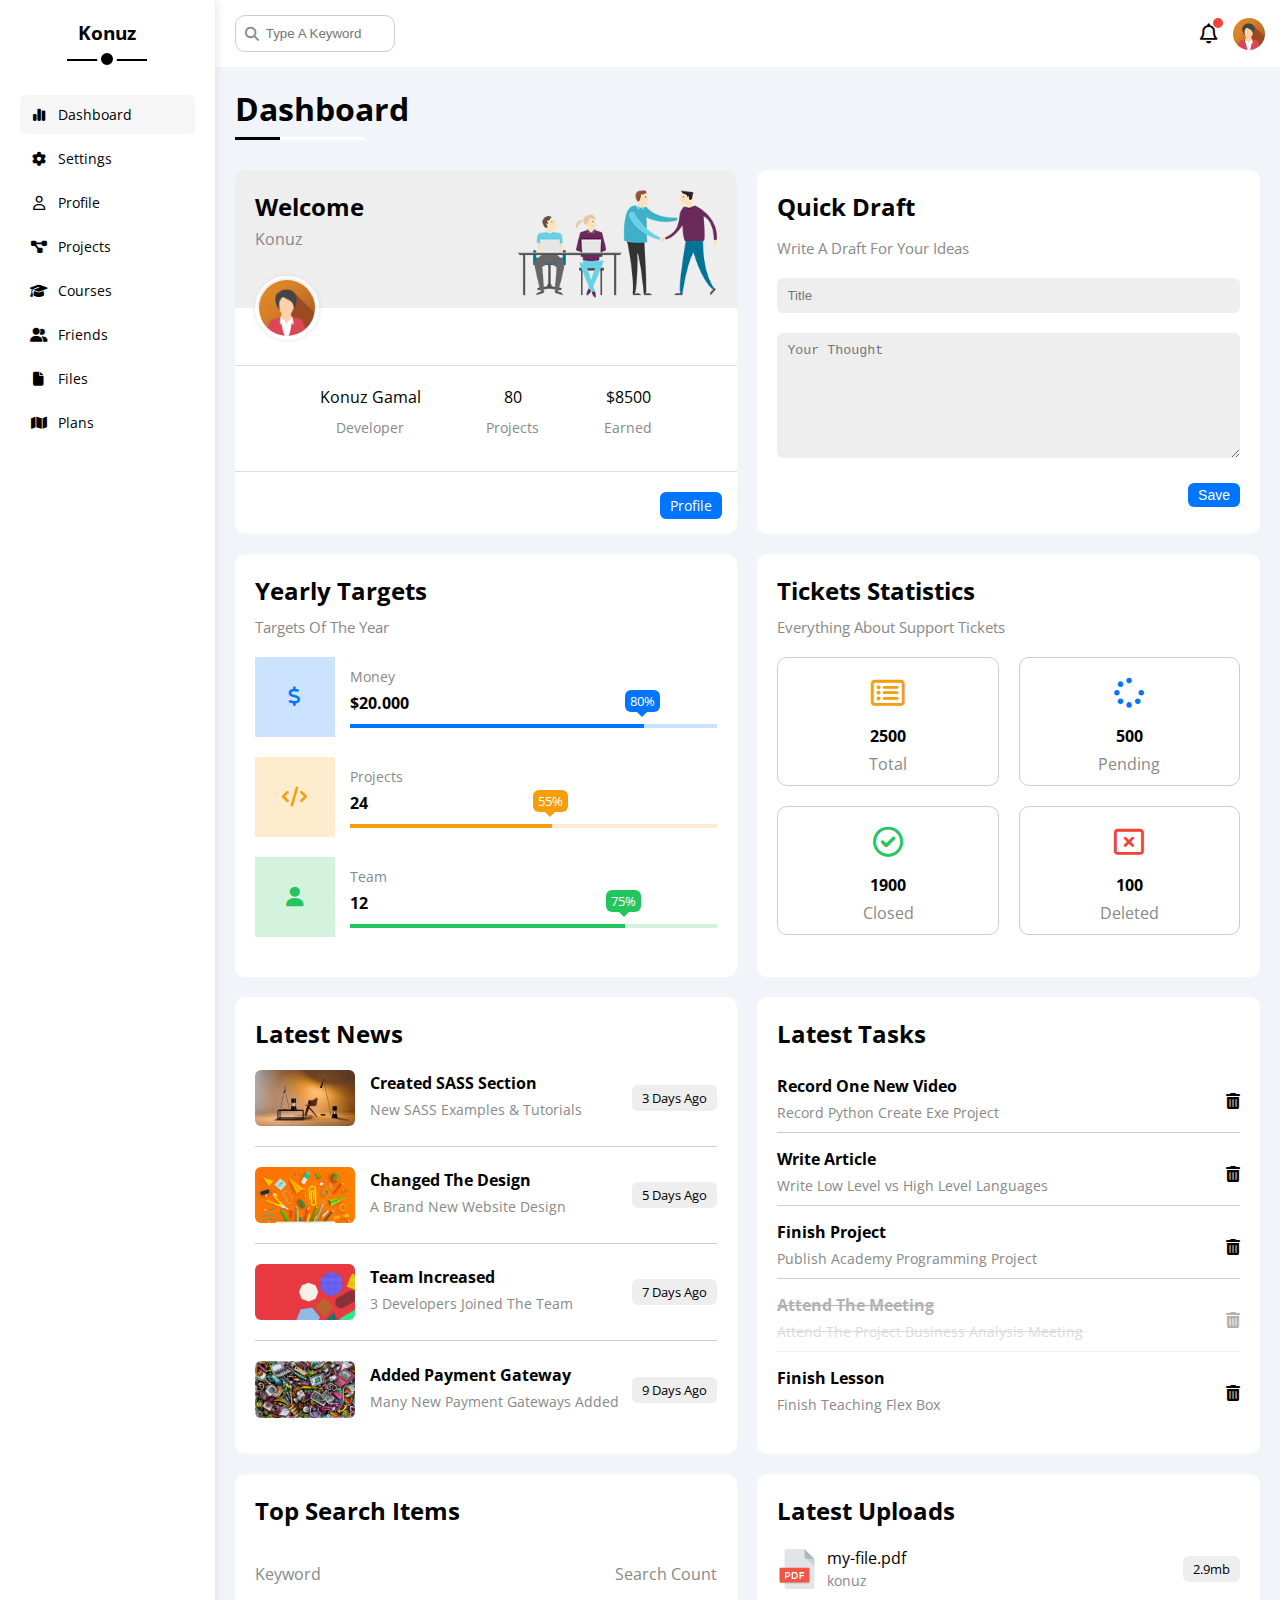
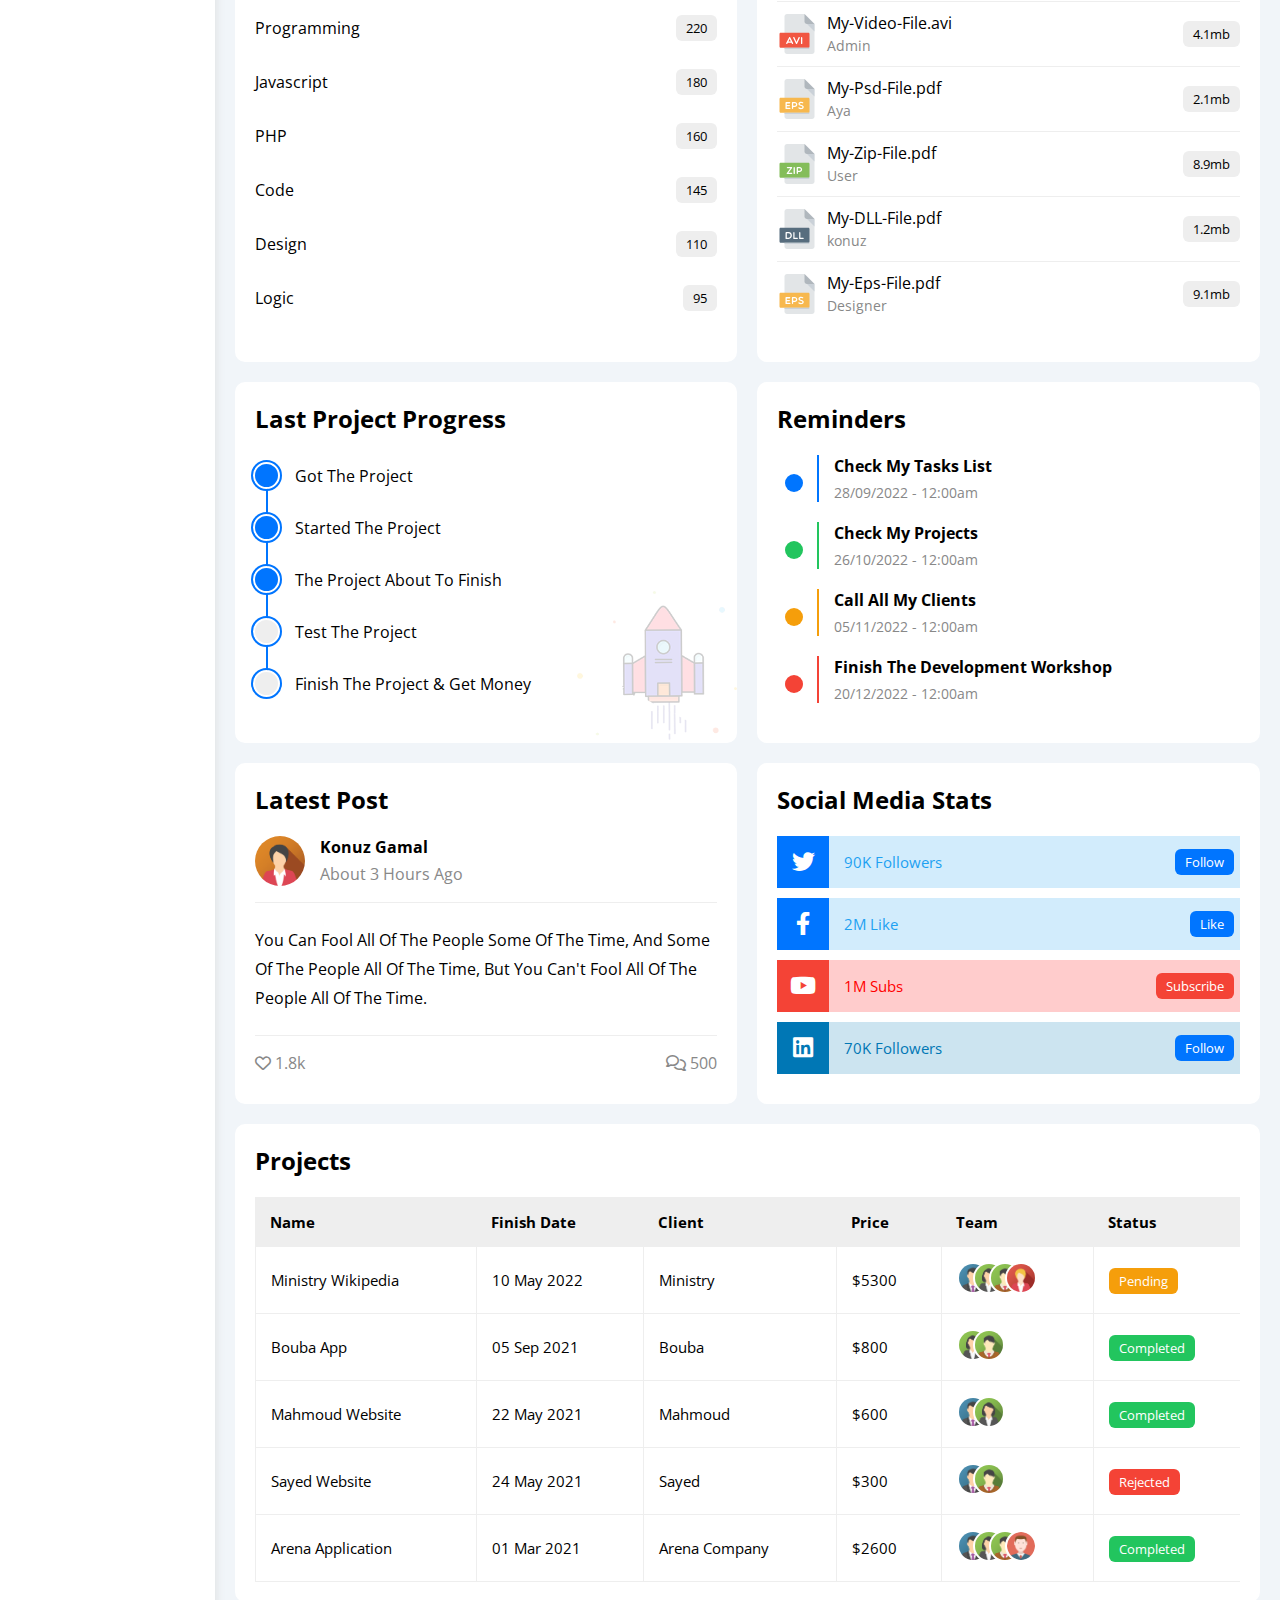
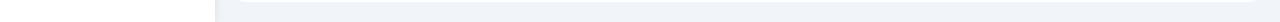
<file: index.html>
<!DOCTYPE html>
<html lang="en">
<link>
    <meta charset="UTF-8">
    <meta name="viewport" content="width=device-width, initial-scale=1.0">
    <title>Dashboard</title>
    <link rel="stylesheet" href="./css/framework.css"/>
    <link rel="stylesheet" href="./css/style.css"/>
    <link rel="stylesheet" href="./css/all.min.css"/>
    <link rel="preconnect" href="https://fonts.googleapis.com" />
    <link rel="preconnect" href="https://fonts.gstatic.com" crossorigin />
    <link href="https://fonts.googleapis.com/css2?family=Open+Sans:wght@300;500&#038;display=swap" rel="stylesheet" />

</head>
<body>
    <div class="page d-flex">
        <div class="sidebar bg-white p-20 p-relative">
            <h3 class="p-relative txt-c mt-0">Konuz</h3>
            <ul>
             <li>
                <a class="active d-flex align-center fs-14 c-black rad-6 p-10" href="">
                    <i class="fa-solid fa-chart-simple fa-fw"></i>
                    <span>Dashboard</span>
                </a>
            </li>
            <li>
                <a class="d-flex align-center fs-14 c-black rad-6 p-10" href="./settings.html">
                    <i class="fa-solid fa-gear fa-fw"></i>
                    <span>Settings</span>
                </a>
            </li>
            <li>
                <a class="d-flex align-center fs-14 c-black rad-6 p-10" href="./profile.html">
                    <i class="fa-regular fa-user fa-fw"></i>
                    <span>Profile</span>
                </a>
            </li>
            <li>
                <a class="d-flex align-center fs-14 c-black rad-6 p-10" href="./projects.html">
                    <i class="fa-solid fa-diagram-project fa-fw"></i>
                    <span>Projects</span>
                </a>
            </li>
            <li>
                <a class="d-flex align-center fs-14 c-black rad-6 p-10" href="./courses.html">
                    <i class="fa-solid fa-graduation-cap fa-fw"></i>
                    <span>Courses</span>
                </a>
            </li>
            <li>
                <a class="d-flex align-center fs-14 c-black rad-6 p-10" href="./friends.html">
                    <i class="fa-solid fa-user-group fa-fw"></i>
                    <span>Friends</span>
                </a>
            </li>
            <li>
                <a class="d-flex align-center fs-14 c-black rad-6 p-10" href="./files.html">
                    <i class="fa-solid fa-file fa-fw"></i>
                    <span>Files</span>
                </a>
            </li>
            <li>
                <a class="d-flex align-center fs-14 c-black rad-6 p-10" href="./plans.html">
                    <i class="fa-solid fa-map fa-fw"></i>
                    <span>Plans</span>
                </a>
            </li>
            </ul>
        </div>
        <div class="content w-full">
            <!-- Start Head -->
          <div class="head bg-white p-15 between-flex">
            <div class="search p-relative">
                <input class="p-10" type="search" placeholder="Type A Keyword" />
              </div>
            <div class="icons d-flex align-center">
                    <span class="notification p-relative">
                    <i class="fa-regular fa-bell fa-lg"></i></span>
                <img src="./imgs/avatar.png" alt=""/>
            </div>
        </div>
        <!-- End Head -->
        <h1 class="p-relative">Dashboard</h1>
        <div class="wrapper d-grid gap-20">
            <!-- /* Start Welcome Widget */ -->
            <div class="welcome bg-white rad-10 txt-c-mobile block-mobile">
                <div class="intro p-20 d-flex space-between bg-eee">
                    <div>
                      <h2 class="m-0">Welcome</h2>
                      <p class="c-grey mt-5">Konuz</p>
                    </div>
                    <img class="hide-mobile" src="./imgs/welcome.png" alt="">
                </div>
                <img src="./imgs/avatar.png" alt="" class="avatar">
                <div class="body d-flex space-evenly txt-c block-mobile mt-20 mb-20 p-20">
                    <div>
                        Konuz Gamal
                        <p class="c-grey mt-10 fs-14">Developer</p>
                    </div>
                    <div>
                        80
                        <p class="c-grey mt-10 fs-14">Projects</p>
                    </div>
                    <div>$8500
                        <p class="c-grey mt-10 fs-14">Earned</p>
                    </div>
                </div>
                    <a href="" class="visit d-block fs-14 btn-shape bg-blue c-white w-fit">Profile</a>
            </div>
            <!-- /* End Welcome Widget */ -->
               <!-- /* Start Quick Widget */ -->
                <div class="quick bg-white rad-10  block-mobile p-20">
                    <h2 class="m-0 mb-10">Quick Draft</h2>
                    <p class="c-grey mb-20 fs-15">Write A Draft For Your Ideas</p>
                    <form>
                        <input type="text" placeholder="Title" class="bg-eee rad-6 w-full p-10 b-none" />
                        <textarea rows="7" cols="10" class="bg-eee rad-6 w-full mt-20 mb-20 b-none p-10" placeholder="Your Thought"></textarea>
                        <input type="submit" class="save d-block fs-14 bg-blue c-white b-none btn-shape w-fit" value="Save">
                    </form>
                </div>
               <!-- /* End Quick  Widget */ -->
               <!-- /* Start Yearly Targets */ -->
               <div class="targets p-20 bg-white rad-10">
                <h2 class="mt-0 mb-10">Yearly Targets</h2>
                <p class="mt-0 mb-20 c-grey fs-15">Targets Of The Year</p>
                <div class="target-row mb-20 blue center-flex">
                  <div class="icon center-flex">
                    <i class="fa-solid fa-dollar-sign fa-lg c-blue"></i>
                  </div>
                  <div class="details">
                    <span class="fs-14 c-grey">Money</span>
                    <span class="d-block mt-5 mb-10 fw-bold">$20.000</span>
                    <div class="progress p-relative">
                      <span class="bg-blue blue" style="width: 80%">
                        <span class="bg-blue">80%</span>
                      </span>
                    </div>
                  </div>
                </div>
                <div class="target-row mb-20 center-flex orange">
                  <div class="icon center-flex">
                    <i class="fa-solid fa-code fa-lg c-orange"></i>
                  </div>
                  <div class="details">
                    <span class="fs-14 c-grey">Projects</span>
                    <span class="d-block mt-5 mb-10 fw-bold">24</span>
                    <div class="progress p-relative">
                      <span class="bg-orange orange" style="width: 55%">
                        <span class="bg-orange">55%</span>
                      </span>
                    </div>
                  </div>
                </div>
                <div class="target-row mb-20 center-flex green">
                  <div class="icon center-flex">
                    <i class="fa-solid fa-user fa-lg c-green"></i>
                  </div>
                  <div class="details">
                    <span class="fs-14 c-grey">Team</span>
                    <span class="d-block mt-5 mb-10 fw-bold">12</span>
                    <div class="progress p-relative">
                      <span class="bg-green green" style="width: 75%">
                        <span class="bg-green">75%</span>
                      </span>
                    </div>
                  </div>
                </div>
              </div>
              <!-- /* End Yearly Targets */ -->
              <!-- /* Start Tickets Statistics */ -->
              <div class="tickets p-20 bg-white rad-10">
                  <h2 class="mt-0 mb-10">Tickets Statistics</h2>
                  <p class="mt-0 mb-20 c-grey fs-15">Everything About Support Tickets</p>
                  <div class="d-flex gap-20 txt-c f-wrap">
                  <div class="box rad-10 p-20">
                    <i class="fa-regular fa-rectangle-list c-orange"></i>
                    <p class="mb-0 fw-bold">2500</p>
                    <span class="mt-0 c-grey">Total</span>
                  </div>
                  <div class="box rad-10 p-20">
                    <i class="fa-solid fa-spinner c-blue"></i>
                    <p class="mb-0 fw-bold">500</p>
                    <span class="pt-0 c-grey">Pending</span>
                  </div>
                  <div class="box rad-10 p-20">
                    <i class="fa-regular fa-circle-check c-green"></i>
                    <p class="fw-bold">1900</p>
                    <span class="c-grey">Closed</span>
                  </div>
                  <div class="box rad-10 p-20">
                    <i class="fa-regular fa-rectangle-xmark c-red"></i>
                    <p class="fw-bold">100</p>
                    <span class="c-grey">Deleted</span>
                  </div>
                </div>
                </div>
                <!-- /* End Tickets Statistics */ -->
                <!-- /* Start Latest News */ -->
                <div class="news p-20 bg-white rad-10">
                  <h2 class="mt-0 mb-20">Latest News</h2>
                    <div class="news-row d-flex align-center txt-c-mobile block-mobile">
                      <img src="./imgs/news-01.png" class="rad-6" alt=""/>
                      <div class="info">
                        <h3>Created SASS Section</h3>
                        <p class="c-grey m-0 fs-14">New SASS Examples & Tutorials</p>
                      </div>
                      <div class="label bg-eee btn-shape fs-13">3 Days Ago</div>
                    </div>
                    <div class="news-row d-flex align-center txt-c-mobile block-mobile">
                      <img src="./imgs/news-02.png" class="rad-6" alt=""/>
                      <div class="info">
                        <h3>Changed The Design</h3>
                        <p class="c-grey m-0 fs-14">A Brand New Website Design</p>
                      </div>
                      <div class="label bg-eee btn-shape fs-13">5 Days Ago</div>
                    </div>
                    <div class="news-row d-flex align-center txt-c-mobile block-mobile">
                      <img src="./imgs/news-03.png" class="rad-6" alt=""/>
                      <div class="info">
                        <h3>Team Increased</h3>
                        <p class="c-grey m-0 fs-14">3 Developers Joined The Team</p>
                      </div>
                      <div class="label bg-eee btn-shape fs-13">7 Days Ago</div>
                    </div>
                    <div class="news-row d-flex align-center txt-c-mobile block-mobile">
                      <img src="./imgs/news-04.png" class="rad-6" alt=""/>
                      <div class="info">
                        <h3>Added Payment Gateway</h3>
                        <p class="c-grey m-0 fs-14">Many New Payment Gateways Added</p>
                      </div>
                      <div class="label bg-eee btn-shape fs-13">9 Days Ago</div>
                    </div>
                  </div>
                <!-- /* End Latest News */ -->
                <!-- /* Start Latest Tasks */ -->
                <div class="tasks p-20 bg-white rad-10">
                  <h2 class="mt-0 mb-20">Latest Tasks</h2>
                  <div class="tasks-row between-flex">
                    <div class="info">
                      <h3>Record One New Video</h3>
                      <p class="c-grey m-0 fs-14">Record Python Create Exe Project</p>
                    </div>
                    <i class="fa-solid fa-trash-can"></i>
                  </div>
                  <div class="tasks-row between-flex">
                    <div class="info">
                      <h3 >Write Article</h3>
                      <p class="c-grey m-0 fs-14">Write Low Level vs High Level Languages</p>
                    </div>
                    <i class="fa-solid fa-trash-can"></i>
                  </div>
                  <div class="tasks-row between-flex">
                    <div class="info">
                      <h3>Finish Project</h3>
                      <p class="c-grey m-0 fs-14">Publish Academy Programming Project</p>
                    </div>
                    <i class="fa-solid fa-trash-can"></i>
                  </div>
                  <div class="done tasks-row between-flex">
                    <div class="info">
                      <h3>Attend The Meeting</h3>
                      <p class="c-grey m-0 fs-14">Attend The Project Business Analysis Meeting</p>
                    </div>
                    <i class="fa-solid fa-trash-can"></i>
                  </div>
                  <div class="tasks-row between-flex">
                    <div class="info">
                      <h3>Finish Lesson</h3>
                      <p class="c-grey m-0 fs-14">Finish Teaching Flex Box</p>
                    </div>
                    <i class="fa-solid fa-trash-can"></i>
                  </div>
                </div>
                <!-- /* End Latest Tasks */ -->
                <!-- /* Start Top Search Items */ -->
                <div class="top-search p-20 bg-white rad-10">
                  <h2 class="mt-0 mb-20">Top Search Items</h2>
                  <div class="between-flex">
                    <p class="c-grey">Keyword</p>
                    <p class="c-grey">Search Count</p>
                  </div>
                  <div class="between-flex">
                    <p class="">Programming</p>
                    <p class="bg-eee btn-shape fs-13">220</p>
                  </div>
                  <div class="between-flex">
                    <p class="">Javascript</p>
                    <p class="bg-eee btn-shape fs-13">180</p>
                  </div>
                  <div class="between-flex">
                    <p class="">PHP</p>
                    <p class="bg-eee btn-shape fs-13">160</p>
                  </div>
                  <div class="between-flex">
                    <p class="">Code</p>
                    <p class="bg-eee btn-shape fs-13">145</p>
                  </div>
                  <div class="between-flex">
                    <p class="">Design</p>
                    <p class="bg-eee btn-shape fs-13">110</p>
                  </div>
                  <div class="between-flex">
                    <p class="">Logic</p>
                    <p class="bg-eee btn-shape fs-13">95</p>
                  </div>
                </div>
                <!-- /* End Top Search Items */ -->
                <!-- /* Start Latest Uploads */ -->
                <div class="lasest-uploads p-20 bg-white rad-10">
                  <h2 class="mt-0 mb-20">Latest Uploads</h2>
                  <ul>
                    <li class="uploads-row d-flex between-flex">
                      <img src="./imgs/pdf.svg" alt=""/>
                      <div class="info">
                        <p class="m-0">my-file.pdf</p>
                        <span class="c-grey fs-14">konuz</span>
                      </div>
                      <div class="bg-eee btn-shape fs-13">2.9mb</div>
                    </li>
                    <li class="uploads-row d-flex between-flex">
                      <img src="./imgs/avi.svg" alt=""/>
                      <div class="info">
                        <p class="m-0">My-Video-File.avi</p>
                        <span class="c-grey fs-14">Admin</span>
                      </div>
                      <div class="bg-eee btn-shape fs-13">4.1mb</div>
                    </li>
                    <li class="uploads-row d-flex between-flex">
                      <img src="./imgs/eps.svg" alt=""/>
                      <div class="info">
                        <p class="m-0">My-Psd-File.pdf</p>
                        <span class="c-grey fs-14">Aya</span>
                      </div>
                      <div class="bg-eee btn-shape fs-13">2.1mb</div>
                    </li>
                    <li class="uploads-row d-flex between-flex">
                      <img src="./imgs/zip.svg" alt=""/>
                      <div class="info">
                        <p class="m-0">My-Zip-File.pdf</p>
                        <span class="c-grey fs-14">User</span>
                      </div>
                      <div class="bg-eee btn-shape fs-13">8.9mb</div>
                    </li>
                    <li class="uploads-row d-flex between-flex">
                      <img src="./imgs/dll.svg" alt=""/>
                      <div class="info">
                        <p class="m-0">My-DLL-File.pdf</p>
                        <span class="c-grey fs-14">konuz</span>
                      </div>
                      <div class="bg-eee btn-shape fs-13">1.2mb</div>
                    </li>
                    <li class="uploads-row d-flex between-flex">
                      <img src="./imgs/eps.svg" alt=""/>
                      <div class="info">
                        <p class="m-0">My-Eps-File.pdf</p>
                        <span class="c-grey fs-14">Designer</span>
                      </div>
                      <div class="bg-eee btn-shape fs-13">9.1mb</div>
                    </li>
                  </ul>
                </div>
                <!-- /* End Latest Uploads */ -->
                <!-- /* Start Last Project Progress */ -->
                <div class="last-project p-20 bg-white rad-10 p-relative">
                  <h2 class="mt-0 mb-20">Last Project Progress</h2>
                  <ul class="m-0 p-relative">
                    <li class="d-flex align-center done-1">Got The Project</li>
                    <li class="d-flex align-center done-1">Started The Project</li>
                    <li class="d-flex align-center done-1">The Project About To Finish</li>
                    <li class="d-flex align-center current">Test The Project</li>
                    <li class="d-flex align-center">Finish The Project & Get Money</li>
                  </ul>
                  <img class="launch-icon hide-mobile" src="./imgs/project.png"/>
                </div>
                <!-- /* End Last Project Progress */ -->
                <!-- /* Start Reminders */ -->
                <div class="reminders p-20 bg-white rad-10 p-relative">
                  <h2 class="mt-0 mb-20">Reminders</h2>
                  <ul class="m-0">
                    <li class="p-relative">
                      <div class="reminders-row reminders-row-1">
                        <p class="fw-bold">Check My Tasks List</p>
                        <p class="c-grey fs-14">28/09/2022 - 12:00am</p>
                      </div>
                    </li>
                    <li class="p-relative">
                      <div class="reminders-row reminders-row-2">
                        <p class="fw-bold">Check My Projects</p>
                        <p class="c-grey fs-14">26/10/2022 - 12:00am</p>
                      </div>
                    </li>
                    <li class="p-relative">
                      <div class="reminders-row reminders-row-3">
                        <p class="fw-bold">Call All My Clients</p>
                        <p class="c-grey fs-14">05/11/2022 - 12:00am</p>
                      </div>
                    </li>
                    <li class="p-relative">
                      <div class="reminders-row reminders-row-4">
                        <p class="fw-bold">Finish The Development Workshop</p>
                        <p class="c-grey fs-14">20/12/2022 - 12:00am</p>
                      </div>
                    </li>
                  </ul>
                </div> 
                <!-- /* End Reminders */ -->
                <!-- /* Start Latest Post */ -->
                <div class="latest-post p-20 bg-white rad-10">
                  <h2 class="mt-0 mb-20">Latest Post</h2>
                  <div class="d-flex align-center">
                    <img src="./imgs/avatar.png" alt=""/>
                    <div class="m-0 post-info">
                      <span class="d-block mb-5 fw-bold">Konuz Gamal</span>
                      <span class="c-grey">About 3 Hours Ago</span>
                    </div>
                  </div>
                  <p class="txt-c-mobile">You Can Fool All Of The People Some Of The Time, And Some Of The People All Of The Time, But You Can't Fool All Of The People All Of The Time.</p>
                  <div class="between-flex c-grey">
                    <div>
                      <i class="fa-regular fa-heart"></i>
                      <span>1.8k</span>
                    </div>
                    <div>
                      <i class="fa-regular fa-comments"></i>
                      <span>500</span>
                    </div>
                  </div>
                </div>
                <!-- /* End Latest Post */ -->
                <!-- /* Start Social Media Stats */ -->
                <div class="social-media p-20 bg-white rad-10">
                  <h2 class="mt-0 mb-20">Social Media Stats</h2>
                  <div class="box twitter d-flex align-center mb-10 mt-10">
                    <div class="center-flex">
                      <i class="fa-brands fa-twitter"></i>
                    </div>
                    <p class="fs-15">
                      90K Followers
                    </p>
                    <a href="" class="c-white bg-blue btn-shape fs-13">Follow</a>
                  </div>
                  <div class="box facebook d-flex align-center mb-10 mt-10">
                    <div class="center-flex">
                      <i class="fa-brands fa-facebook-f"></i>
                    </div>
                    <p class="fs-15">
                      2M Like
                    </p>
                    <a href="" class="c-white bg-blue btn-shape fs-13">Like</a>
                  </div>
                  <div class="box youtube d-flex align-center mb-10 mt-10">
                    <div class="center-flex">
                      <i class="fa-brands fa-youtube"></i>
                    </div>
                    <p class="fs-15">
                      1M Subs
                    </p>
                    <a class="fs-13 c-white btn-shape fs-13" href="#">Subscribe</a>
                  </div>
                  <div class="box linkedin d-flex align-center mb-10 mt-10">
                    <div class="center-flex">
                      <i class="fa-brands fa-linkedin"></i>
                    </div>
                    <p class="fs-15">
                      70K Followers
                    </p>
                    <a href="" class="c-white bg-blue btn-shape fs-13">Follow</a>
                  </div>
                </div>
                <!-- /* End Social Media Stats */ -->
            </div>
                <!-- /* Start Projects table */ -->
                <div class="projects p-20 bg-white rad-10 m-20">
                  <h2 class="mt-0 mb-20">Projects</h2>
                  <div class="responsive-table">
                    <table class="fs-15 w-full">
                      <thead>
                        <tr>
                          <td>Name</td>
                          <td>Finish Date</td>
                          <td>Client</td>
                          <td>Price</td>
                          <td>Team</td>
                          <td>Status</td>
                        </tr>
                      </thead>
                      <tbody>
                        <tr>
                          <td>Ministry Wikipedia</td>
                          <td>10 May 2022</td>
                          <td>Ministry</td>
                          <td>$5300</td>
                          <td>
                            <img decoding="async" src="imgs/team-01.png" alt="" />
                            <img decoding="async" src="imgs/team-02.png" alt="" />
                            <img decoding="async" src="imgs/team-03.png" alt="" />
                            <img decoding="async" src="imgs/team-05.png" alt="" />
                          </td>
                          <td>
                            <span class="label btn-shape bg-orange c-white">Pending</span>
                          </td>
                        </tr>
                        <tr>
                          <td>Bouba App</td>
                          <td>05 Sep 2021</td>
                          <td>Bouba</td>
                          <td>$800</td>
                          <td>
                            <img decoding="async" src="imgs/team-02.png" alt="" />
                            <img decoding="async" src="imgs/team-03.png" alt="" />
                          </td>
                          <td><span class="label btn-shape bg-green c-white">Completed</span></td>
                        </tr>
                        <tr>
                          <td>Mahmoud Website</td>
                          <td>22 May 2021</td>
                          <td>Mahmoud</td>
                          <td>$600</td>
                          <td>
                            <img decoding="async" src="imgs/team-01.png" alt="" />
                            <img decoding="async" src="imgs/team-02.png" alt="" />
                          </td>
                          <td><span class="label btn-shape bg-green c-white">Completed</span></td>
                        </tr>
                        <tr>
                          <td>Sayed Website</td>
                          <td>24 May 2021</td>
                          <td>Sayed</td>
                          <td>$300</td>
                          <td>
                            <img decoding="async" src="imgs/team-01.png" alt="" />
                            <img decoding="async" src="imgs/team-03.png" alt="" />
                          </td>
                          <td><span class="label btn-shape bg-red c-white">Rejected</span></td>
                        </tr>
                        <tr>
                          <td>Arena Application</td>
                          <td>01 Mar 2021</td>
                          <td>Arena Company</td>
                          <td>$2600</td>
                          <td>
                            <img decoding="async" src="imgs/team-01.png" alt="" />
                            <img decoding="async" src="imgs/team-02.png" alt="" />
                            <img decoding="async" src="imgs/team-03.png" alt="" />
                            <img decoding="async" src="imgs/team-04.png" alt="" />
                          </td>
                          <td><span class="label btn-shape bg-green c-white">Completed</span></td>
                        </tr>
                      </tbody>
                    </table>
                  </div>
                </div>
                <!-- /* End Projects table */ -->
        </div>
        </div>
    </div>
</body>
</html>
</file>
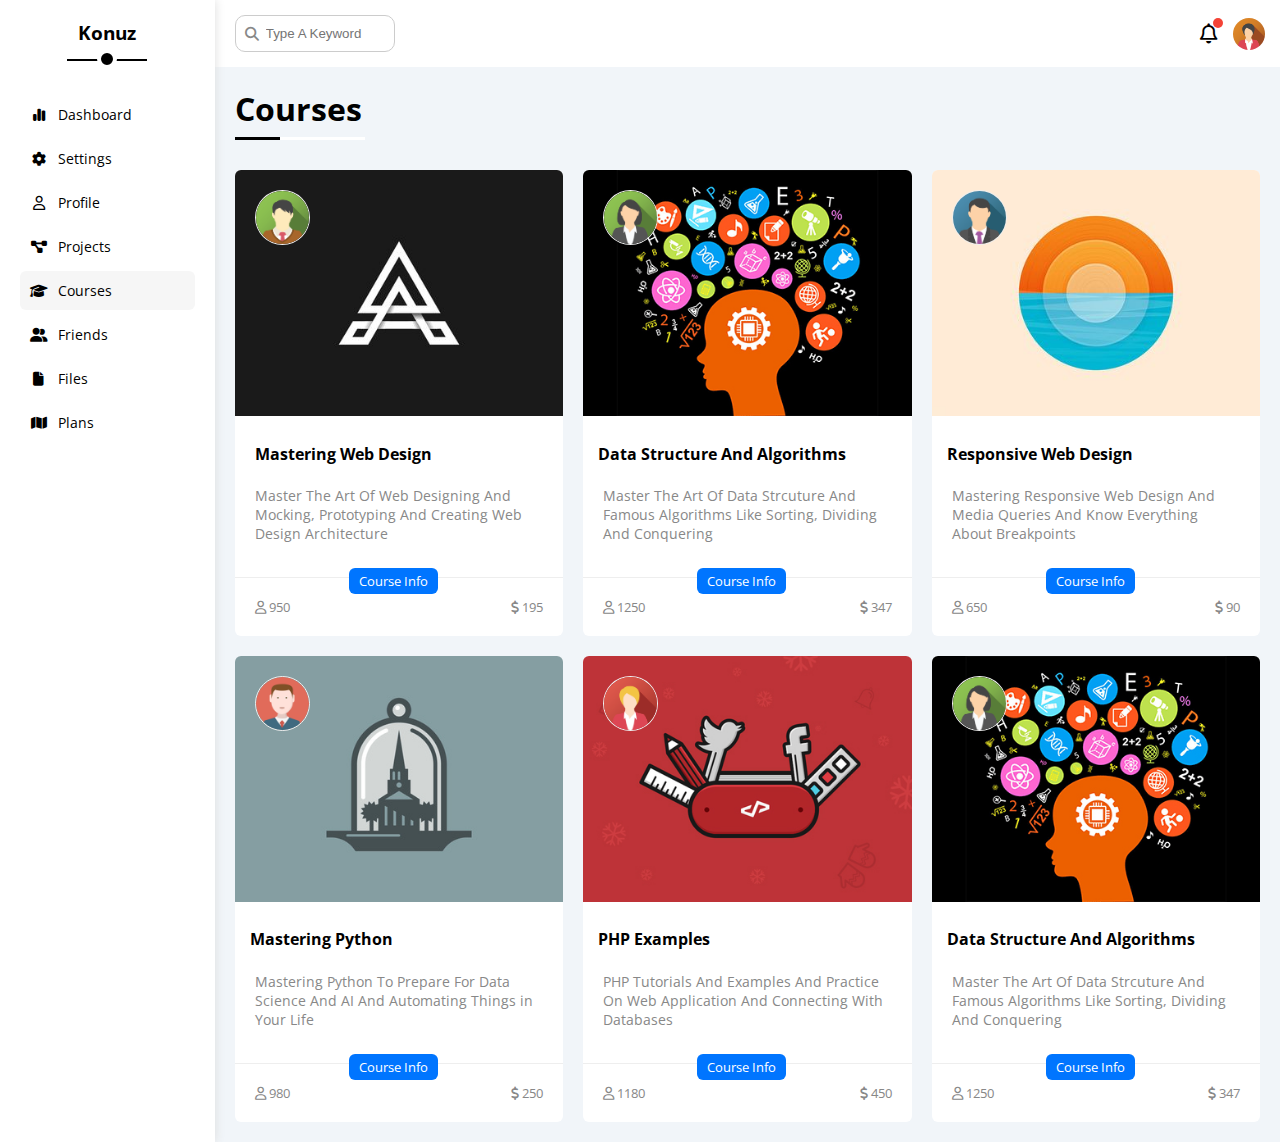
<file: courses.html>
<!DOCTYPE html>
<html lang="en">
<link>
    <meta charset="UTF-8">
    <meta name="viewport" content="width=device-width, initial-scale=1.0">
    <title>Dashboard | Courses </title>
    <link rel="stylesheet" href="./css/framework.css"/>
    <link rel="stylesheet" href="./css/style.css"/>
    <link rel="stylesheet" href="./css/all.min.css"/>
    <link rel="preconnect" href="https://fonts.googleapis.com" />
    <link rel="preconnect" href="https://fonts.gstatic.com" crossorigin />
    <link href="https://fonts.googleapis.com/css2?family=Open+Sans:wght@300;500&#038;display=swap" rel="stylesheet" />

</head>
<body>
    <div class="page d-flex">
        <div class="sidebar bg-white p-20 p-relative">
            <h3 class="p-relative txt-c mt-0">Konuz</h3>
            <ul>
             <li>
                <a class="d-flex align-center fs-14 c-black rad-6 p-10" href="./index.html">
                    <i class="fa-solid fa-chart-simple fa-fw"></i>
                    <span>Dashboard</span>
                </a>
            </li>
            <li>
                <a class="d-flex align-center fs-14 c-black rad-6 p-10" href="./settings.html">
                    <i class="fa-solid fa-gear fa-fw"></i>
                    <span>Settings</span>
                </a>
            </li>
            <li>
                <a class="d-flex align-center fs-14 c-black rad-6 p-10" href="./profile.html">
                    <i class="fa-regular fa-user fa-fw"></i>
                    <span>Profile</span>
                </a>
            </li>
            <li>
                <a class="d-flex align-center fs-14 c-black rad-6 p-10" href="./projects.html">
                    <i class="fa-solid fa-diagram-project fa-fw"></i>
                    <span>Projects</span>
                </a>
            </li>
            <li>
                <a class="active d-flex align-center fs-14 c-black rad-6 p-10" href="">
                    <i class="fa-solid fa-graduation-cap fa-fw"></i>
                    <span>Courses</span>
                </a>
            </li>
            <li>
                <a class="d-flex align-center fs-14 c-black rad-6 p-10" href="./friends.html">
                    <i class="fa-solid fa-user-group fa-fw"></i>
                    <span>Friends</span>
                </a>
            </li>
            <li>
                <a class="d-flex align-center fs-14 c-black rad-6 p-10" href="./files.html">
                    <i class="fa-solid fa-file fa-fw"></i>
                    <span>Files</span>
                </a>
            </li>
            <li>
                <a class="d-flex align-center fs-14 c-black rad-6 p-10" href="./plans.html">
                    <i class="fa-solid fa-map fa-fw"></i>
                    <span>Plans</span>
                </a>
            </li>
            </ul>
        </div>
        <div class="content w-full">
            <!-- Start Head -->
          <div class="head bg-white p-15 between-flex">
            <div class="search p-relative">
                <input class="p-10" type="search" placeholder="Type A Keyword" />
              </div>
            <div class="icons d-flex align-center">
                    <span class="notification p-relative">
                    <i class="fa-regular fa-bell fa-lg"></i></span>
                <img src="./imgs/avatar.png" alt=""/>
            </div>
        </div>
        <!-- End Head -->
        <h1 class="p-relative">Courses</h1>
        <div class="courses-pages m-20 d-grid gap-20">
         <div class="course p-relative bg-white rad-6">
             <img src="./imgs/course-01.jpg" alt=""/>
             <img src="./imgs/team-03.png" alt=""/>
         <h4 class="pl-20">Mastering Web Design</h4>
         <p class="c-grey pt-0 fs-14 p-20">Master The Art Of Web Designing And Mocking, Prototyping And Creating Web Design Architecture</p>
          <div class="info between-flex p-20 p-relative">
            <span class="title bg-blue c-white fs-13 btn-shape">Course Info</span>
            <span class="fs-13 c-grey">
                <i class="fa-regular fa-user"></i>
                950
            </span>
            <span class="fs-13 c-grey">
                <i class="fa-solid fa-dollar-sign"></i>
                195
            </span>
          </div>
        </div>
         <div class="course p-relative bg-white rad-6">
             <img src="./imgs/course-02.jpg" alt=""/>
             <img src="./imgs/team-02.png" alt=""/>
             <h4 class="pl-15">Data Structure And Algorithms</h4>
            <p class="c-grey pt-0 fs-14 p-20">Master The Art Of Data Strcuture And Famous Algorithms Like Sorting, Dividing And Conquering</p>
            <div class="info between-flex p-20 p-relative">
                <span class="title bg-blue c-white fs-13 btn-shape">Course Info</span>
                <span class="fs-13 c-grey">
                    <i class="fa-regular fa-user"></i>
                    1250
                </span>
                <span class="fs-13 c-grey">
                    <i class="fa-solid fa-dollar-sign"></i>
                    347
                </span>
              </div>
        </div>
        <div class="course p-relative bg-white rad-6">
            <img src="./imgs/course-03.jpg" alt=""/>
            <img src="./imgs/team-01.png" alt=""/>
            <h4 class="pl-15">Responsive Web Design</h4>
           <p class="c-grey pt-0 fs-14 p-20">Mastering Responsive Web Design And Media Queries And Know Everything About Breakpoints</p>
           <div class="info between-flex p-20 p-relative">
               <span class="title bg-blue c-white fs-13 btn-shape">Course Info</span>
               <span class="fs-13 c-grey">
                   <i class="fa-regular fa-user"></i>
                   650
               </span>
               <span class="fs-13 c-grey">
                   <i class="fa-solid fa-dollar-sign"></i>
                   90
               </span>
             </div>
       </div>
       <div class="course p-relative bg-white rad-6">
        <img src="./imgs/course-04.jpg" alt=""/>
        <img src="./imgs/team-04.png" alt=""/>
        <h4 class="pl-15">Mastering Python</h4>
       <p class="c-grey pt-0 fs-14 p-20">Mastering Python To Prepare For Data Science And AI And Automating Things in Your Life</p>
       <div class="info between-flex p-20 p-relative">
           <span class="title bg-blue c-white fs-13 btn-shape">Course Info</span>
           <span class="fs-13 c-grey">
               <i class="fa-regular fa-user"></i>
               980
           </span>
           <span class="fs-13 c-grey">
               <i class="fa-solid fa-dollar-sign"></i>
               250
           </span>
         </div>
   </div>
   <div class="course p-relative bg-white rad-6">
    <img src="./imgs/course-05.jpg" alt=""/>
    <img src="./imgs/team-05.png" alt=""/>
    <h4 class="pl-15">PHP Examples</h4>
   <p class="c-grey pt-0 fs-14 p-20">PHP Tutorials And Examples And Practice On Web Application And Connecting With Databases</p>
   <div class="info between-flex p-20 p-relative">
       <span class="title bg-blue c-white fs-13 btn-shape">Course Info</span>
       <span class="fs-13 c-grey">
           <i class="fa-regular fa-user"></i>
           1180
       </span>
       <span class="fs-13 c-grey">
           <i class="fa-solid fa-dollar-sign"></i>
           450
       </span>
     </div>
</div>
<div class="course p-relative bg-white rad-6">
    <img src="./imgs/course-02.jpg" alt=""/>
    <img src="./imgs/team-02.png" alt=""/>
    <h4 class="pl-15">Data Structure And Algorithms</h4>
   <p class="c-grey pt-0 fs-14 p-20">Master The Art Of Data Strcuture And Famous Algorithms Like Sorting, Dividing And Conquering</p>
   <div class="info between-flex p-20 p-relative">
       <span class="title bg-blue c-white fs-13 btn-shape">Course Info</span>
       <span class="fs-13 c-grey">
           <i class="fa-regular fa-user"></i>
           1250
       </span>
       <span class="fs-13 c-grey">
           <i class="fa-solid fa-dollar-sign"></i>
           347
       </span>
     </div>
</div>
        </div>
        </div>
        </div>
    </div>
</body>
</html>
</file>
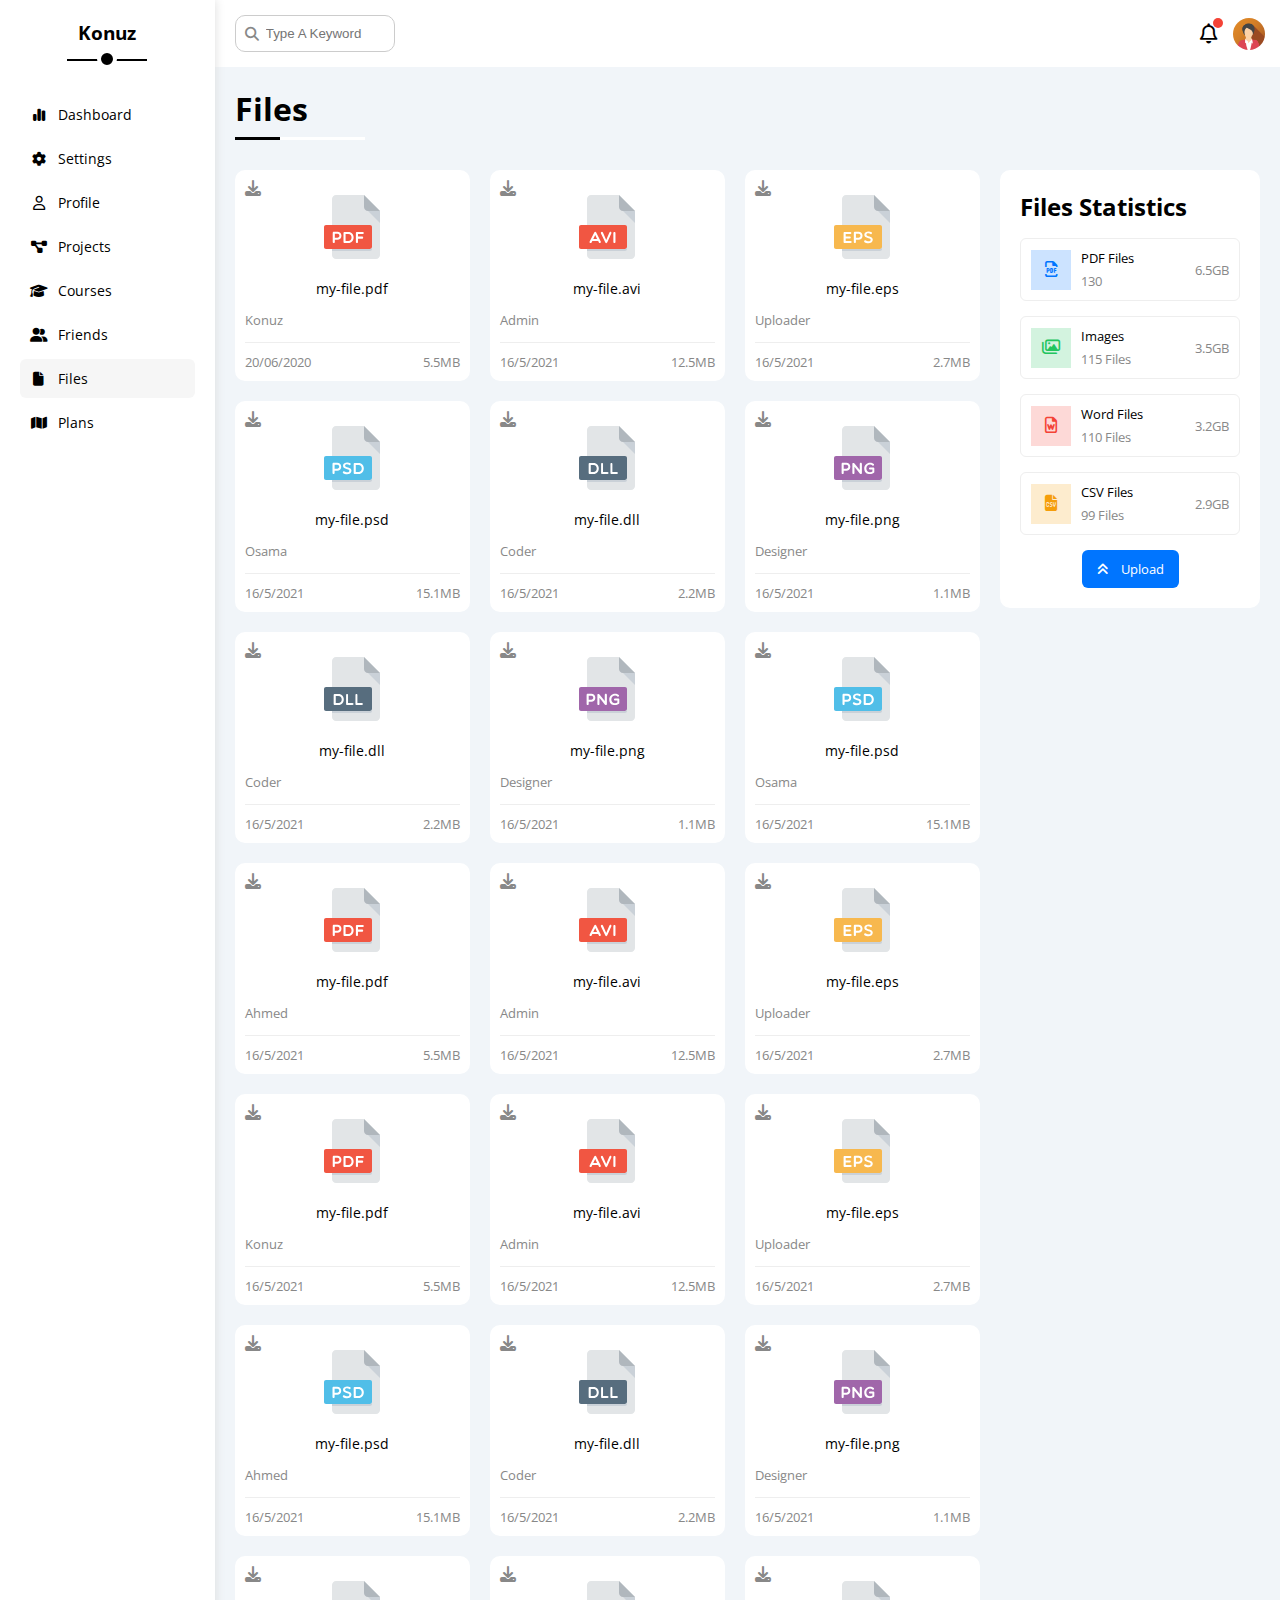
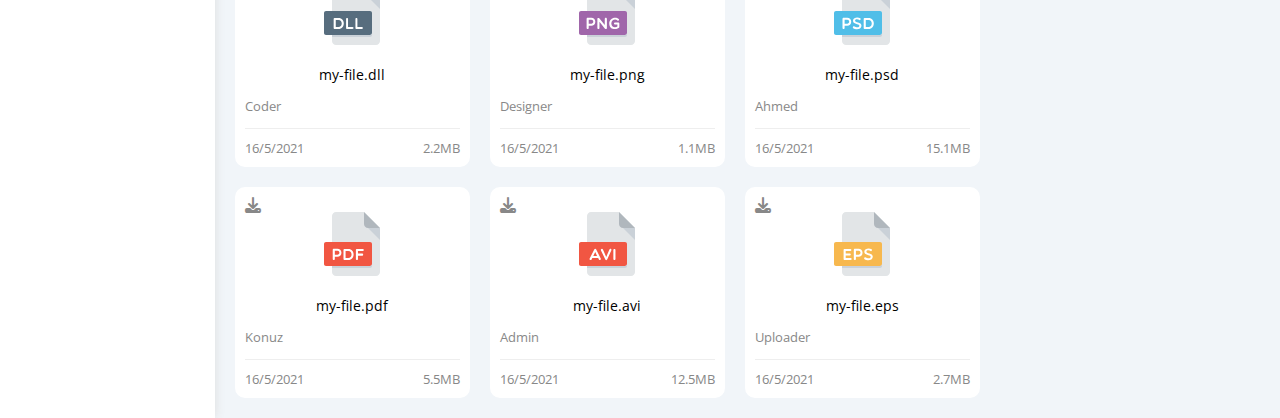
<file: files.html>
<!DOCTYPE html>
<html lang="en">
<link>
    <meta charset="UTF-8">
    <meta name="viewport" content="width=device-width, initial-scale=1.0">
    <title>Dashboard | Files</title>
    <link rel="stylesheet" href="./css/framework.css"/>
    <link rel="stylesheet" href="./css/style.css"/>
    <link rel="stylesheet" href="./css/all.min.css"/>
    <link rel="preconnect" href="https://fonts.googleapis.com" />
    <link rel="preconnect" href="https://fonts.gstatic.com" crossorigin />
    <link href="https://fonts.googleapis.com/css2?family=Open+Sans:wght@300;500&#038;display=swap" rel="stylesheet" />

</head>
<body>
    <div class="page d-flex">
        <div class="sidebar bg-white p-20 p-relative">
            <h3 class="p-relative txt-c mt-0">Konuz</h3>
            <ul>
             <li>
                <a class="d-flex align-center fs-14 c-black rad-6 p-10" href="./index.html">
                    <i class="fa-solid fa-chart-simple fa-fw"></i>
                    <span>Dashboard</span>
                </a>
            </li>
            <li>
                <a class="d-flex align-center fs-14 c-black rad-6 p-10" href="./settings.html">
                    <i class="fa-solid fa-gear fa-fw"></i>
                    <span>Settings</span>
                </a>
            </li>
            <li>
                <a class="d-flex align-center fs-14 c-black rad-6 p-10" href="./profile.html">
                    <i class="fa-regular fa-user fa-fw"></i>
                    <span>Profile</span>
                </a>
            </li>
            <li>
                <a class="d-flex align-center fs-14 c-black rad-6 p-10" href="./projects.html">
                    <i class="fa-solid fa-diagram-project fa-fw"></i>
                    <span>Projects</span>
                </a>
            </li>
            <li>
                <a class="d-flex align-center fs-14 c-black rad-6 p-10" href="./courses.html">
                    <i class="fa-solid fa-graduation-cap fa-fw"></i>
                    <span>Courses</span>
                </a>
            </li>
            <li>
                <a class="d-flex align-center fs-14 c-black rad-6 p-10" href="./friends.html">
                    <i class="fa-solid fa-user-group fa-fw"></i>
                    <span>Friends</span>
                </a>
            </li>
            <li>
                <a class="active d-flex align-center fs-14 c-black rad-6 p-10" href="">
                    <i class="fa-solid fa-file fa-fw"></i>
                    <span>Files</span>
                </a>
            </li>
            <li>
                <a class="d-flex align-center fs-14 c-black rad-6 p-10" href="./plans.html">
                    <i class="fa-solid fa-map fa-fw"></i>
                    <span>Plans</span>
                </a>
            </li>
            </ul>
        </div>
        <div class="content w-full">
            <!-- Start Head -->
          <div class="head bg-white p-15 between-flex">
            <div class="search p-relative">
                <input class="p-10" type="search" placeholder="Type A Keyword" />
              </div>
            <div class="icons d-flex align-center">
                    <span class="notification p-relative">
                    <i class="fa-regular fa-bell fa-lg"></i></span>
                <img src="./imgs/avatar.png" alt=""/>
            </div>
        </div>
        <!-- End Head -->
        <h1 class="p-relative">Files</h1>
        <div class="files-page d-flex m-20 gap-20">
            <div class="files-stats p-20 bg-white rad-10">
              <h2 class="mt-0 mb-15 txt-c-mobile">Files Statistics</h2>
              <div class="d-flex align-center border-eee p-10 rad-6 mb-15 fs-13">
                <i class="fa-regular fa-file-pdf fa-lg blue center-flex c-blue icon"></i>
                <div class="info">
                  <span>PDF Files</span>
                  <span class="c-grey d-block mt-5">130</span>
                </div>
                <div class="size c-grey">6.5GB</div>
              </div>
              <div class="d-flex align-center border-eee p-10 rad-6 mb-15 fs-13">
                <i class="fa-regular fa-images fa-lg green center-flex c-green icon"></i>
                <div class="info">
                  <span>Images</span>
                  <span class="c-grey d-block mt-5">115 Files</span>
                </div>
                <div class="size c-grey">3.5GB</div>
              </div>
              <div class="d-flex align-center border-eee p-10 rad-6 mb-15 fs-13">
                <i class="fa-regular fa-file-word fa-lg red center-flex c-red icon"></i>
                <div class="info">
                  <span>Word Files</span>
                  <span class="c-grey d-block mt-5">110 Files</span>
                </div>
                <div class="size c-grey">3.2GB</div>
              </div>
              <div class="d-flex align-center border-eee p-10 rad-6 fs-13">
                <i class="fa-solid fa-file-csv fa-lg orange center-flex c-orange icon"></i>
                <div class="info">
                  <span>CSV Files</span>
                  <span class="c-grey d-block mt-5">99 Files</span>
                </div>
                <div class="size c-grey">2.9GB</div>
              </div>
              <a class="upload bg-blue c-white fs-13 rad-6 d-block w-fit" href="#">
                <i class="fa-solid fa-angles-up mr-10"></i>
                Upload
              </a>
            </div>
            <div class="files-content d-grid gap-20">
              <div class="file bg-white p-10 rad-10">
                <i class="fa-solid fa-download c-grey p-absolute"></i>
                <div class="icon txt-c">
                  <img decoding="async" class="mt-15 mb-15" src="imgs/pdf.svg" alt="" />
                </div>
                <div class="txt-c mb-10 fs-14">my-file.pdf</div>
                <p class="c-grey fs-13">Konuz</p>
                <div class="info between-flex mt-10 pt-10 fs-13 c-grey">
                  <span>20/06/2020</span>
                  <span>5.5MB</span>
                </div>
              </div>
              <div class="file bg-white p-10 rad-10">
                <i class="fa-solid fa-download c-grey p-absolute"></i>
                <div class="icon txt-c">
                  <img decoding="async" class="mt-15 mb-15" src="imgs/avi.svg" alt="" />
                </div>
                <div class="txt-c mb-10 fs-14">my-file.avi</div>
                <p class="c-grey fs-13">Admin</p>
                <div class="info between-flex mt-10 pt-10 fs-13 c-grey">
                  <span>16/5/2021</span>
                  <span>12.5MB</span>
                </div>
              </div>
              <div class="file bg-white p-10 rad-10">
                <i class="fa-solid fa-download c-grey p-absolute"></i>
                <div class="icon txt-c">
                  <img decoding="async" class="mt-15 mb-15" src="imgs/eps.svg" alt="" />
                </div>
                <div class="txt-c mb-10 fs-14">my-file.eps</div>
                <p class="c-grey fs-13">Uploader</p>
                <div class="info between-flex mt-10 pt-10 fs-13 c-grey">
                  <span>16/5/2021</span>
                  <span>2.7MB</span>
                </div>
              </div>
              <div class="file bg-white p-10 rad-10">
                <i class="fa-solid fa-download c-grey p-absolute"></i>
                <div class="icon txt-c">
                  <img decoding="async" class="mt-15 mb-15" src="imgs/psd.svg" alt="" />
                </div>
                <div class="txt-c mb-10 fs-14">my-file.psd</div>
                <p class="c-grey fs-13">Osama</p>
                <div class="info between-flex mt-10 pt-10 fs-13 c-grey">
                  <span>16/5/2021</span>
                  <span>15.1MB</span>
                </div>
              </div>
              <div class="file bg-white p-10 rad-10">
                <i class="fa-solid fa-download c-grey p-absolute"></i>
                <div class="icon txt-c">
                  <img decoding="async" class="mt-15 mb-15" src="imgs/dll.svg" alt="" />
                </div>
                <div class="txt-c mb-10 fs-14">my-file.dll</div>
                <p class="c-grey fs-13">Coder</p>
                <div class="info between-flex mt-10 pt-10 fs-13 c-grey">
                  <span>16/5/2021</span>
                  <span>2.2MB</span>
                </div>
              </div>
              <div class="file bg-white p-10 rad-10">
                <i class="fa-solid fa-download c-grey p-absolute"></i>
                <div class="icon txt-c">
                  <img decoding="async" class="mt-15 mb-15" src="imgs/png.svg" alt="" />
                </div>
                <div class="txt-c mb-10 fs-14">my-file.png</div>
                <p class="c-grey fs-13">Designer</p>
                <div class="info between-flex mt-10 pt-10 fs-13 c-grey">
                  <span>16/5/2021</span>
                  <span>1.1MB</span>
                </div>
              </div>
              <div class="file bg-white p-10 rad-10">
                <i class="fa-solid fa-download c-grey p-absolute"></i>
                <div class="icon txt-c">
                  <img decoding="async" class="mt-15 mb-15" src="imgs/dll.svg" alt="" />
                </div>
                <div class="txt-c mb-10 fs-14">my-file.dll</div>
                <p class="c-grey fs-13">Coder</p>
                <div class="info between-flex mt-10 pt-10 fs-13 c-grey">
                  <span>16/5/2021</span>
                  <span>2.2MB</span>
                </div>
              </div>
              <div class="file bg-white p-10 rad-10">
                <i class="fa-solid fa-download c-grey p-absolute"></i>
                <div class="icon txt-c">
                  <img decoding="async" class="mt-15 mb-15" src="imgs/png.svg" alt="" />
                </div>
                <div class="txt-c mb-10 fs-14">my-file.png</div>
                <p class="c-grey fs-13">Designer</p>
                <div class="info between-flex mt-10 pt-10 fs-13 c-grey">
                  <span>16/5/2021</span>
                  <span>1.1MB</span>
                </div>
              </div>
              <div class="file bg-white p-10 rad-10">
                <i class="fa-solid fa-download c-grey p-absolute"></i>
                <div class="icon txt-c">
                  <img decoding="async" class="mt-15 mb-15" src="imgs/psd.svg" alt="" />
                </div>
                <div class="txt-c mb-10 fs-14">my-file.psd</div>
                <p class="c-grey fs-13">Osama</p>
                <div class="info between-flex mt-10 pt-10 fs-13 c-grey">
                  <span>16/5/2021</span>
                  <span>15.1MB</span>
                </div>
              </div>
              <div class="file bg-white p-10 rad-10">
                <i class="fa-solid fa-download c-grey p-absolute"></i>
                <div class="icon txt-c">
                  <img decoding="async" class="mt-15 mb-15" src="imgs/pdf.svg" alt="" />
                </div>
                <div class="txt-c mb-10 fs-14">my-file.pdf</div>
                <p class="c-grey fs-13">Ahmed</p>
                <div class="info between-flex mt-10 pt-10 fs-13 c-grey">
                  <span>16/5/2021</span>
                  <span>5.5MB</span>
                </div>
              </div>
              <div class="file bg-white p-10 rad-10">
                <i class="fa-solid fa-download c-grey p-absolute"></i>
                <div class="icon txt-c">
                  <img decoding="async" class="mt-15 mb-15" src="imgs/avi.svg" alt="" />
                </div>
                <div class="txt-c mb-10 fs-14">my-file.avi</div>
                <p class="c-grey fs-13">Admin</p>
                <div class="info between-flex mt-10 pt-10 fs-13 c-grey">
                  <span>16/5/2021</span>
                  <span>12.5MB</span>
                </div>
              </div>
              <div class="file bg-white p-10 rad-10">
                <i class="fa-solid fa-download c-grey p-absolute"></i>
                <div class="icon txt-c">
                  <img decoding="async" class="mt-15 mb-15" src="imgs/eps.svg" alt="" />
                </div>
                <div class="txt-c mb-10 fs-14">my-file.eps</div>
                <p class="c-grey fs-13">Uploader</p>
                <div class="info between-flex mt-10 pt-10 fs-13 c-grey">
                  <span>16/5/2021</span>
                  <span>2.7MB</span>
                </div>
              </div>
              <div class="file bg-white p-10 rad-10">
                <i class="fa-solid fa-download c-grey p-absolute"></i>
                <div class="icon txt-c">
                  <img decoding="async" class="mt-15 mb-15" src="imgs/pdf.svg" alt="" />
                </div>
                <div class="txt-c mb-10 fs-14">my-file.pdf</div>
                <p class="c-grey fs-13">Konuz</p>
                <div class="info between-flex mt-10 pt-10 fs-13 c-grey">
                  <span>16/5/2021</span>
                  <span>5.5MB</span>
                </div>
              </div>
              <div class="file bg-white p-10 rad-10">
                <i class="fa-solid fa-download c-grey p-absolute"></i>
                <div class="icon txt-c">
                  <img decoding="async" class="mt-15 mb-15" src="imgs/avi.svg" alt="" />
                </div>
                <div class="txt-c mb-10 fs-14">my-file.avi</div>
                <p class="c-grey fs-13">Admin</p>
                <div class="info between-flex mt-10 pt-10 fs-13 c-grey">
                  <span>16/5/2021</span>
                  <span>12.5MB</span>
                </div>
              </div>
              <div class="file bg-white p-10 rad-10">
                <i class="fa-solid fa-download c-grey p-absolute"></i>
                <div class="icon txt-c">
                  <img decoding="async" class="mt-15 mb-15" src="imgs/eps.svg" alt="" />
                </div>
                <div class="txt-c mb-10 fs-14">my-file.eps</div>
                <p class="c-grey fs-13">Uploader</p>
                <div class="info between-flex mt-10 pt-10 fs-13 c-grey">
                  <span>16/5/2021</span>
                  <span>2.7MB</span>
                </div>
              </div>
              <div class="file bg-white p-10 rad-10">
                <i class="fa-solid fa-download c-grey p-absolute"></i>
                <div class="icon txt-c">
                  <img decoding="async" class="mt-15 mb-15" src="imgs/psd.svg" alt="" />
                </div>
                <div class="txt-c mb-10 fs-14">my-file.psd</div>
                <p class="c-grey fs-13">Ahmed</p>
                <div class="info between-flex mt-10 pt-10 fs-13 c-grey">
                  <span>16/5/2021</span>
                  <span>15.1MB</span>
                </div>
              </div>
              <div class="file bg-white p-10 rad-10">
                <i class="fa-solid fa-download c-grey p-absolute"></i>
                <div class="icon txt-c">
                  <img decoding="async" class="mt-15 mb-15" src="imgs/dll.svg" alt="" />
                </div>
                <div class="txt-c mb-10 fs-14">my-file.dll</div>
                <p class="c-grey fs-13">Coder</p>
                <div class="info between-flex mt-10 pt-10 fs-13 c-grey">
                  <span>16/5/2021</span>
                  <span>2.2MB</span>
                </div>
              </div>
              <div class="file bg-white p-10 rad-10">
                <i class="fa-solid fa-download c-grey p-absolute"></i>
                <div class="icon txt-c">
                  <img decoding="async" class="mt-15 mb-15" src="imgs/png.svg" alt="" />
                </div>
                <div class="txt-c mb-10 fs-14">my-file.png</div>
                <p class="c-grey fs-13">Designer</p>
                <div class="info between-flex mt-10 pt-10 fs-13 c-grey">
                  <span>16/5/2021</span>
                  <span>1.1MB</span>
                </div>
              </div>
              <div class="file bg-white p-10 rad-10">
                <i class="fa-solid fa-download c-grey p-absolute"></i>
                <div class="icon txt-c">
                  <img decoding="async" class="mt-15 mb-15" src="imgs/dll.svg" alt="" />
                </div>
                <div class="txt-c mb-10 fs-14">my-file.dll</div>
                <p class="c-grey fs-13">Coder</p>
                <div class="info between-flex mt-10 pt-10 fs-13 c-grey">
                  <span>16/5/2021</span>
                  <span>2.2MB</span>
                </div>
              </div>
              <div class="file bg-white p-10 rad-10">
                <i class="fa-solid fa-download c-grey p-absolute"></i>
                <div class="icon txt-c">
                  <img decoding="async" class="mt-15 mb-15" src="imgs/png.svg" alt="" />
                </div>
                <div class="txt-c mb-10 fs-14">my-file.png</div>
                <p class="c-grey fs-13">Designer</p>
                <div class="info between-flex mt-10 pt-10 fs-13 c-grey">
                  <span>16/5/2021</span>
                  <span>1.1MB</span>
                </div>
              </div>
              <div class="file bg-white p-10 rad-10">
                <i class="fa-solid fa-download c-grey p-absolute"></i>
                <div class="icon txt-c">
                  <img decoding="async" class="mt-15 mb-15" src="imgs/psd.svg" alt="" />
                </div>
                <div class="txt-c mb-10 fs-14">my-file.psd</div>
                <p class="c-grey fs-13">Ahmed</p>
                <div class="info between-flex mt-10 pt-10 fs-13 c-grey">
                  <span>16/5/2021</span>
                  <span>15.1MB</span>
                </div>
              </div>
              <div class="file bg-white p-10 rad-10">
                <i class="fa-solid fa-download c-grey p-absolute"></i>
                <div class="icon txt-c">
                  <img decoding="async" class="mt-15 mb-15" src="imgs/pdf.svg" alt="" />
                </div>
                <div class="txt-c mb-10 fs-14">my-file.pdf</div>
                <p class="c-grey fs-13">Konuz</p>
                <div class="info between-flex mt-10 pt-10 fs-13 c-grey">
                  <span>16/5/2021</span>
                  <span>5.5MB</span>
                </div>
              </div>
              <div class="file bg-white p-10 rad-10">
                <i class="fa-solid fa-download c-grey p-absolute"></i>
                <div class="icon txt-c">
                  <img decoding="async" class="mt-15 mb-15" src="imgs/avi.svg" alt="" />
                </div>
                <div class="txt-c mb-10 fs-14">my-file.avi</div>
                <p class="c-grey fs-13">Admin</p>
                <div class="info between-flex mt-10 pt-10 fs-13 c-grey">
                  <span>16/5/2021</span>
                  <span>12.5MB</span>
                </div>
              </div>
              <div class="file bg-white p-10 rad-10">
                <i class="fa-solid fa-download c-grey p-absolute"></i>
                <div class="icon txt-c">
                  <img decoding="async" class="mt-15 mb-15" src="imgs/eps.svg" alt="" />
                </div>
                <div class="txt-c mb-10 fs-14">my-file.eps</div>
                <p class="c-grey fs-13">Uploader</p>
                <div class="info between-flex mt-10 pt-10 fs-13 c-grey">
                  <span>16/5/2021</span>
                  <span>2.7MB</span>
                </div>
              </div>
            </div>
        </div>
    </div>  
    </div>
</body>
</html>
</file>
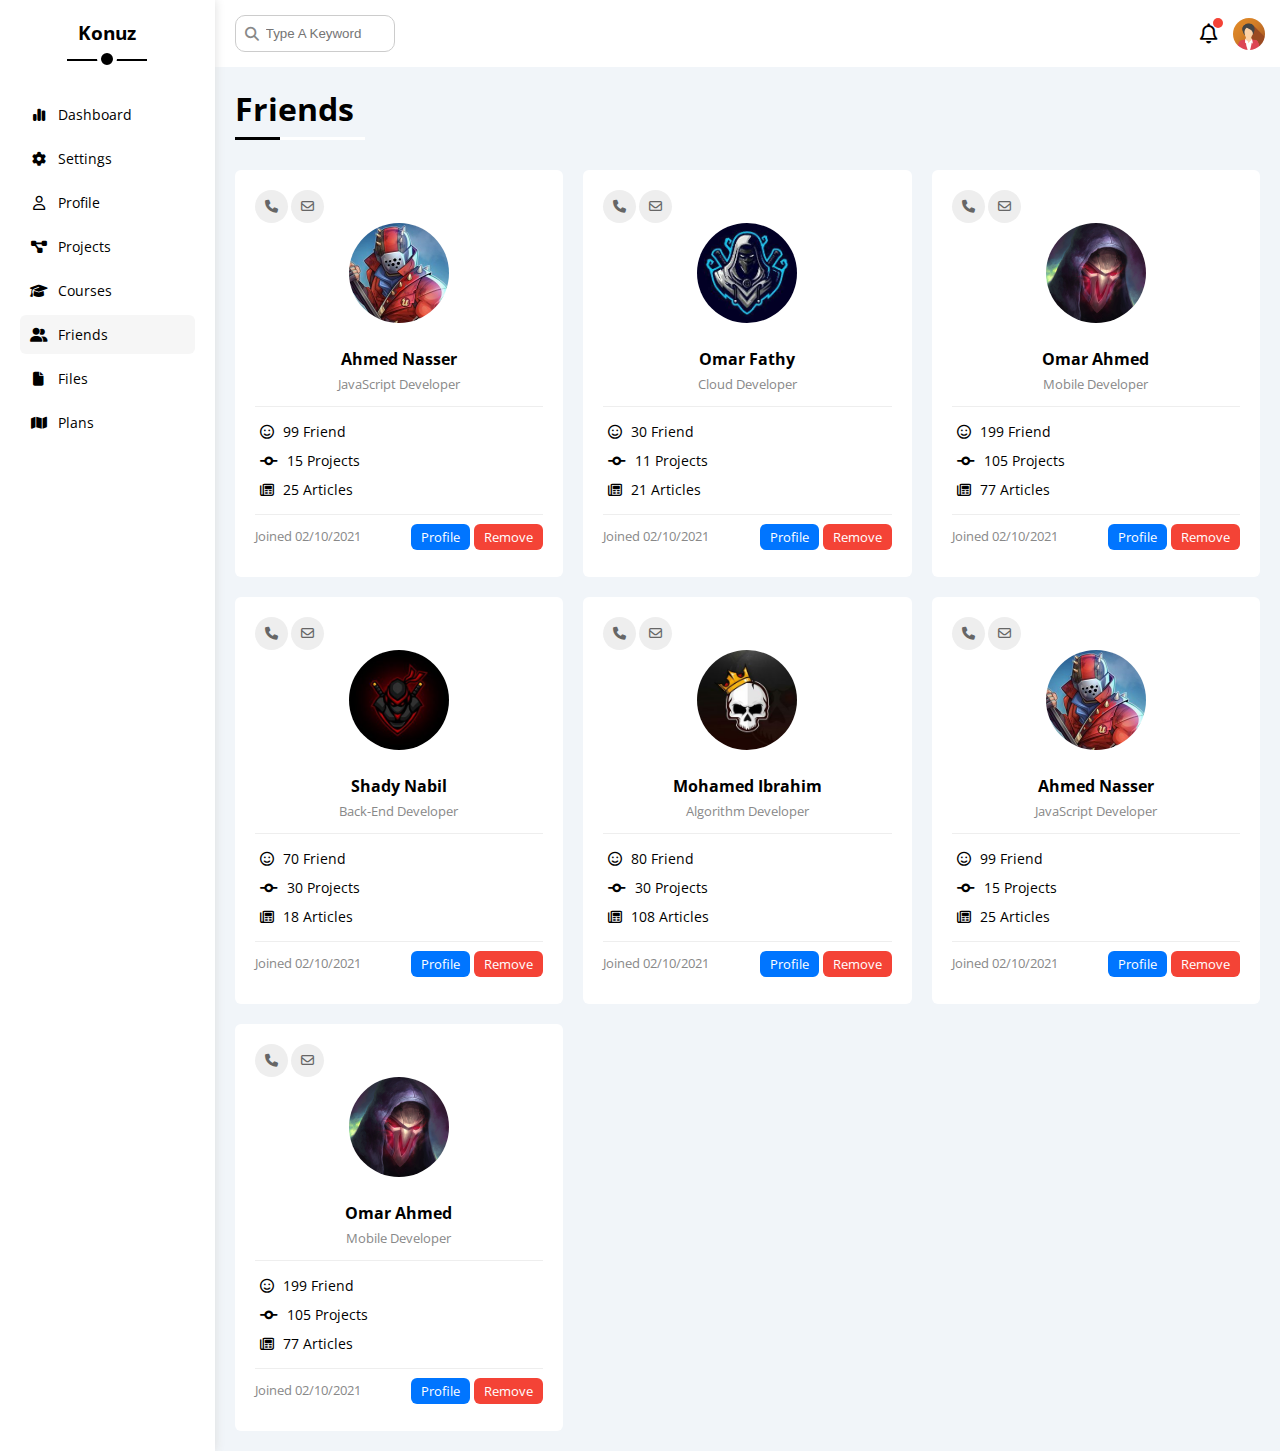
<file: friends.html>
<!DOCTYPE html>
<html lang="en">
<link>
    <meta charset="UTF-8">
    <meta name="viewport" content="width=device-width, initial-scale=1.0">
    <title>Dashboard | Friends</title>
    <link rel="stylesheet" href="./css/framework.css"/>
    <link rel="stylesheet" href="./css/style.css"/>
    <link rel="stylesheet" href="./css/all.min.css"/>
    <link rel="preconnect" href="https://fonts.googleapis.com" />
    <link rel="preconnect" href="https://fonts.gstatic.com" crossorigin />
    <link href="https://fonts.googleapis.com/css2?family=Open+Sans:wght@300;500&#038;display=swap" rel="stylesheet" />

</head>
<body>
    <div class="page d-flex">
        <div class="sidebar bg-white p-20 p-relative">
            <h3 class="p-relative txt-c mt-0">Konuz</h3>
            <ul>
             <li>
                <a class="d-flex align-center fs-14 c-black rad-6 p-10" href="./index.html">
                    <i class="fa-solid fa-chart-simple fa-fw"></i>
                    <span>Dashboard</span>
                </a>
            </li>
            <li>
                <a class="d-flex align-center fs-14 c-black rad-6 p-10" href="./settings.html">
                    <i class="fa-solid fa-gear fa-fw"></i>
                    <span>Settings</span>
                </a>
            </li>
            <li>
                <a class="d-flex align-center fs-14 c-black rad-6 p-10" href="./profile.html">
                    <i class="fa-regular fa-user fa-fw"></i>
                    <span>Profile</span>
                </a>
            </li>
            <li>
                <a class="d-flex align-center fs-14 c-black rad-6 p-10" href="./projects.html">
                    <i class="fa-solid fa-diagram-project fa-fw"></i>
                    <span>Projects</span>
                </a>
            </li>
            <li>
                <a class="d-flex align-center fs-14 c-black rad-6 p-10" href="./courses.html">
                    <i class="fa-solid fa-graduation-cap fa-fw"></i>
                    <span>Courses</span>
                </a>
            </li>
            <li>
                <a class="active d-flex align-center fs-14 c-black rad-6 p-10" href="">
                    <i class="fa-solid fa-user-group fa-fw"></i>
                    <span>Friends</span>
                </a>
            </li>
            <li>
                <a class="d-flex align-center fs-14 c-black rad-6 p-10" href="./files.html">
                    <i class="fa-solid fa-file fa-fw"></i>
                    <span>Files</span>
                </a>
            </li>
            <li>
                <a class="d-flex align-center fs-14 c-black rad-6 p-10" href="./plans.html">
                    <i class="fa-solid fa-map fa-fw"></i>
                    <span>Plans</span>
                </a>
            </li>
            </ul>
        </div>
        <div class="content w-full">
            <!-- Start Head -->
          <div class="head bg-white p-15 between-flex">
            <div class="search p-relative">
                <input class="p-10" type="search" placeholder="Type A Keyword" />
              </div>
            <div class="icons d-flex align-center">
                    <span class="notification p-relative">
                    <i class="fa-regular fa-bell fa-lg"></i></span>
                <img src="./imgs/avatar.png" alt=""/>
            </div>
        </div>
        <!-- End Head -->
        <h1 class="p-relative">Friends</h1>
        <div class="friends-pages m-20 d-grid gap-20">
         <div class="friend bg-white rad-6 p-20 p-relative">
            <div class="contact m-0 fs-13">
                <i class="fa-solid fa-phone"></i>
                <i class="fa-regular fa-envelope"></i>
            </div>
            <div class="txt-c">
                <img src="./imgs/friend-01.jpg" alt="" class="w-100 h-100 mb-20"/>
                <h4 class="m-0">Ahmed Nasser</h4>
                <p class="c-grey fs-13 mt-5 mb-0">JavaScript Developer</p>
            </div>
            <div class="icons d-flex pt-10 pb-10">
                <span class="fs-14 p-5">
                    <i class="fa-regular fa-face-smile"></i>
                    99 Friend
                </span>
                <span class="fs-14 p-5">
                    <i class="fa-solid fa-code-commit"></i>
                    15 Projects
                </span>
                <span class="fs-14 p-5">
                    <i class="fa-regular fa-newspaper"></i>
                    25 Articles
                </span>
            </div>
            <div class="info between-flex pt-10 pb-10">
                <span class="c-grey fs-13">Joined 02/10/2021</span>
                <div>
                    <a href="./profile.html" class="title bg-blue c-white fs-13 btn-shape">Profile</a>
                    <a class="title bg-red c-white fs-13 btn-shape">Remove</a>
                </div>
            </div>
         </div>
         <div class="friend bg-white rad-6 p-20 p-relative">
            <div class="contact m-0 fs-13">
                <i class="fa-solid fa-phone"></i>
                <i class="fa-regular fa-envelope"></i>
            </div>
            <div class="txt-c">
                <img src="./imgs/friend-02.jpg" alt="" class="w-100 h-100 mb-20"/>
                <h4 class="m-0">Omar Fathy</h4>
                <p class="c-grey fs-13 mt-5 mb-0">Cloud Developer</p>
            </div>
            <div class="icons d-flex pt-10 pb-10">
                <span class="fs-14 p-5">
                    <i class="fa-regular fa-face-smile"></i>
                   30 Friend
                </span>
                <span class="fs-14 p-5">
                    <i class="fa-solid fa-code-commit"></i>
                    11 Projects
                </span>
                <span class="fs-14 p-5">
                    <i class="fa-regular fa-newspaper"></i>
                    21 Articles
                </span>
            </div>
            <div class="info between-flex pt-10 pb-10">
                <span class="c-grey fs-13">Joined 02/10/2021</span>
                <div>
                    <a href="./profile.html" class="title bg-blue c-white fs-13 btn-shape">Profile</a>
                    <a class="title bg-red c-white fs-13 btn-shape">Remove</a>
                </div>
            </div>
         </div>
         <div class="friend bg-white rad-6 p-20 p-relative">
            <div class="contact m-0 fs-13">
                <i class="fa-solid fa-phone"></i>
                <i class="fa-regular fa-envelope"></i>
            </div>
            <div class="txt-c">
                <img src="./imgs/friend-03.jpg" alt="" class="w-100 h-100 mb-20"/>
                <h4 class="m-0">Omar Ahmed</h4>
                <p class="c-grey fs-13 mt-5 mb-0">Mobile Developer</p>
            </div>
            <div class="icons d-flex pt-10 pb-10">
                <span class="fs-14 p-5">
                    <i class="fa-regular fa-face-smile"></i>
                    199 Friend
                </span>
                <span class="fs-14 p-5">
                    <i class="fa-solid fa-code-commit"></i>
                    105 Projects
                </span>
                <span class="fs-14 p-5">
                    <i class="fa-regular fa-newspaper"></i>
                    77 Articles
                </span>
            </div>
            <div class="info between-flex pt-10 pb-10">
                <span class="c-grey fs-13">Joined 02/10/2021</span>
                <div>
                    <a href="./profile.html" class="title bg-blue c-white fs-13 btn-shape">Profile</a>
                    <a class="title bg-red c-white fs-13 btn-shape">Remove</a>
                </div>
            </div>
         </div>
         <div class="friend bg-white rad-6 p-20 p-relative">
            <div class="contact m-0 fs-13">
                <i class="fa-solid fa-phone"></i>
                <i class="fa-regular fa-envelope"></i>
            </div>
            <div class="txt-c">
                <img src="./imgs/friend-04.jpg" alt="" class="w-100 h-100 mb-20"/>
                <h4 class="m-0">Shady Nabil</h4>
                <p class="c-grey fs-13 mt-5 mb-0">Back-End Developer</p>
            </div>
            <div class="icons d-flex pt-10 pb-10">
                <span class="fs-14 p-5">
                    <i class="fa-regular fa-face-smile"></i>
                    70 Friend
                </span>
                <span class="fs-14 p-5">
                    <i class="fa-solid fa-code-commit"></i>
                    30 Projects
                </span>
                <span class="fs-14 p-5">
                    <i class="fa-regular fa-newspaper"></i>
                    18 Articles
                </span>
            </div>
            <div class="info between-flex pt-10 pb-10">
                <span class="c-grey fs-13">Joined 02/10/2021</span>
                <div>
                    <a href="./profile.html" class="title bg-blue c-white fs-13 btn-shape">Profile</a>
                    <a class="title bg-red c-white fs-13 btn-shape">Remove</a>
                </div>
            </div>
         </div>
         <div class="friend bg-white rad-6 p-20 p-relative">
            <div class="contact m-0 fs-13">
                <i class="fa-solid fa-phone"></i>
                <i class="fa-regular fa-envelope"></i>
            </div>
            <div class="txt-c">
                <img src="./imgs/friend-05.jpg" alt="" class="w-100 h-100 mb-20"/>
                <h4 class="m-0">Mohamed Ibrahim</h4>
                <p class="c-grey fs-13 mt-5 mb-0">Algorithm Developer</p>
            </div>
            <div class="icons d-flex pt-10 pb-10">
                <span class="fs-14 p-5">
                    <i class="fa-regular fa-face-smile"></i>
                    80 Friend
                </span>
                <span class="fs-14 p-5">
                    <i class="fa-solid fa-code-commit"></i>
                    30 Projects
                </span>
                <span class="fs-14 p-5">
                    <i class="fa-regular fa-newspaper"></i>
                    108 Articles
                </span>
            </div>
            <div class="info between-flex pt-10 pb-10">
                <span class="c-grey fs-13">Joined 02/10/2021</span>
                <div>
                    <a href="./profile.html" class="title bg-blue c-white fs-13 btn-shape">Profile</a>
                    <a class="title bg-red c-white fs-13 btn-shape">Remove</a>
                </div>
            </div>
         </div>
         <div class="friend bg-white rad-6 p-20 p-relative">
            <div class="contact m-0 fs-13">
                <i class="fa-solid fa-phone"></i>
                <i class="fa-regular fa-envelope"></i>
            </div>
            <div class="txt-c">
                <img src="./imgs/friend-01.jpg" alt="" class="w-100 h-100 mb-20"/>
                <h4 class="m-0">Ahmed Nasser</h4>
                <p class="c-grey fs-13 mt-5 mb-0">JavaScript Developer</p>
            </div>
            <div class="icons d-flex pt-10 pb-10">
                <span class="fs-14 p-5">
                    <i class="fa-regular fa-face-smile"></i>
                    99 Friend
                </span>
                <span class="fs-14 p-5">
                    <i class="fa-solid fa-code-commit"></i>
                    15 Projects
                </span>
                <span class="fs-14 p-5">
                    <i class="fa-regular fa-newspaper"></i>
                    25 Articles
                </span>
            </div>
            <div class="info between-flex pt-10 pb-10">
                <span class="c-grey fs-13">Joined 02/10/2021</span>
                <div>
                    <a href="./profile.html" class="title bg-blue c-white fs-13 btn-shape">Profile</a>
                    <a class="title bg-red c-white fs-13 btn-shape">Remove</a>
                </div>
            </div>
         </div>
         <div class="friend bg-white rad-6 p-20 p-relative">
            <div class="contact m-0 fs-13">
                <i class="fa-solid fa-phone"></i>
                <i class="fa-regular fa-envelope"></i>
            </div>
            <div class="txt-c">
                <img src="./imgs/friend-03.jpg" alt="" class="w-100 h-100 mb-20"/>
                <h4 class="m-0">Omar Ahmed</h4>
                <p class="c-grey fs-13 mt-5 mb-0">Mobile Developer</p>
            </div>
            <div class="icons d-flex pt-10 pb-10">
                <span class="fs-14 p-5">
                    <i class="fa-regular fa-face-smile"></i>
                    199 Friend
                </span>
                <span class="fs-14 p-5">
                    <i class="fa-solid fa-code-commit"></i>
                    105 Projects
                </span>
                <span class="fs-14 p-5">
                    <i class="fa-regular fa-newspaper"></i>
                    77 Articles
                </span>
            </div>
            <div class="info between-flex pt-10 pb-10">
                <span class="c-grey fs-13">Joined 02/10/2021</span>
                <div>
                    <a href="./profile.html" class="title bg-blue c-white fs-13 btn-shape">Profile</a>
                    <a class="title bg-red c-white fs-13 btn-shape">Remove</a>
                </div>
            </div>
         </div>
        </div>
        </div>
        </div>
    </div>
</body>
</html>
</file>
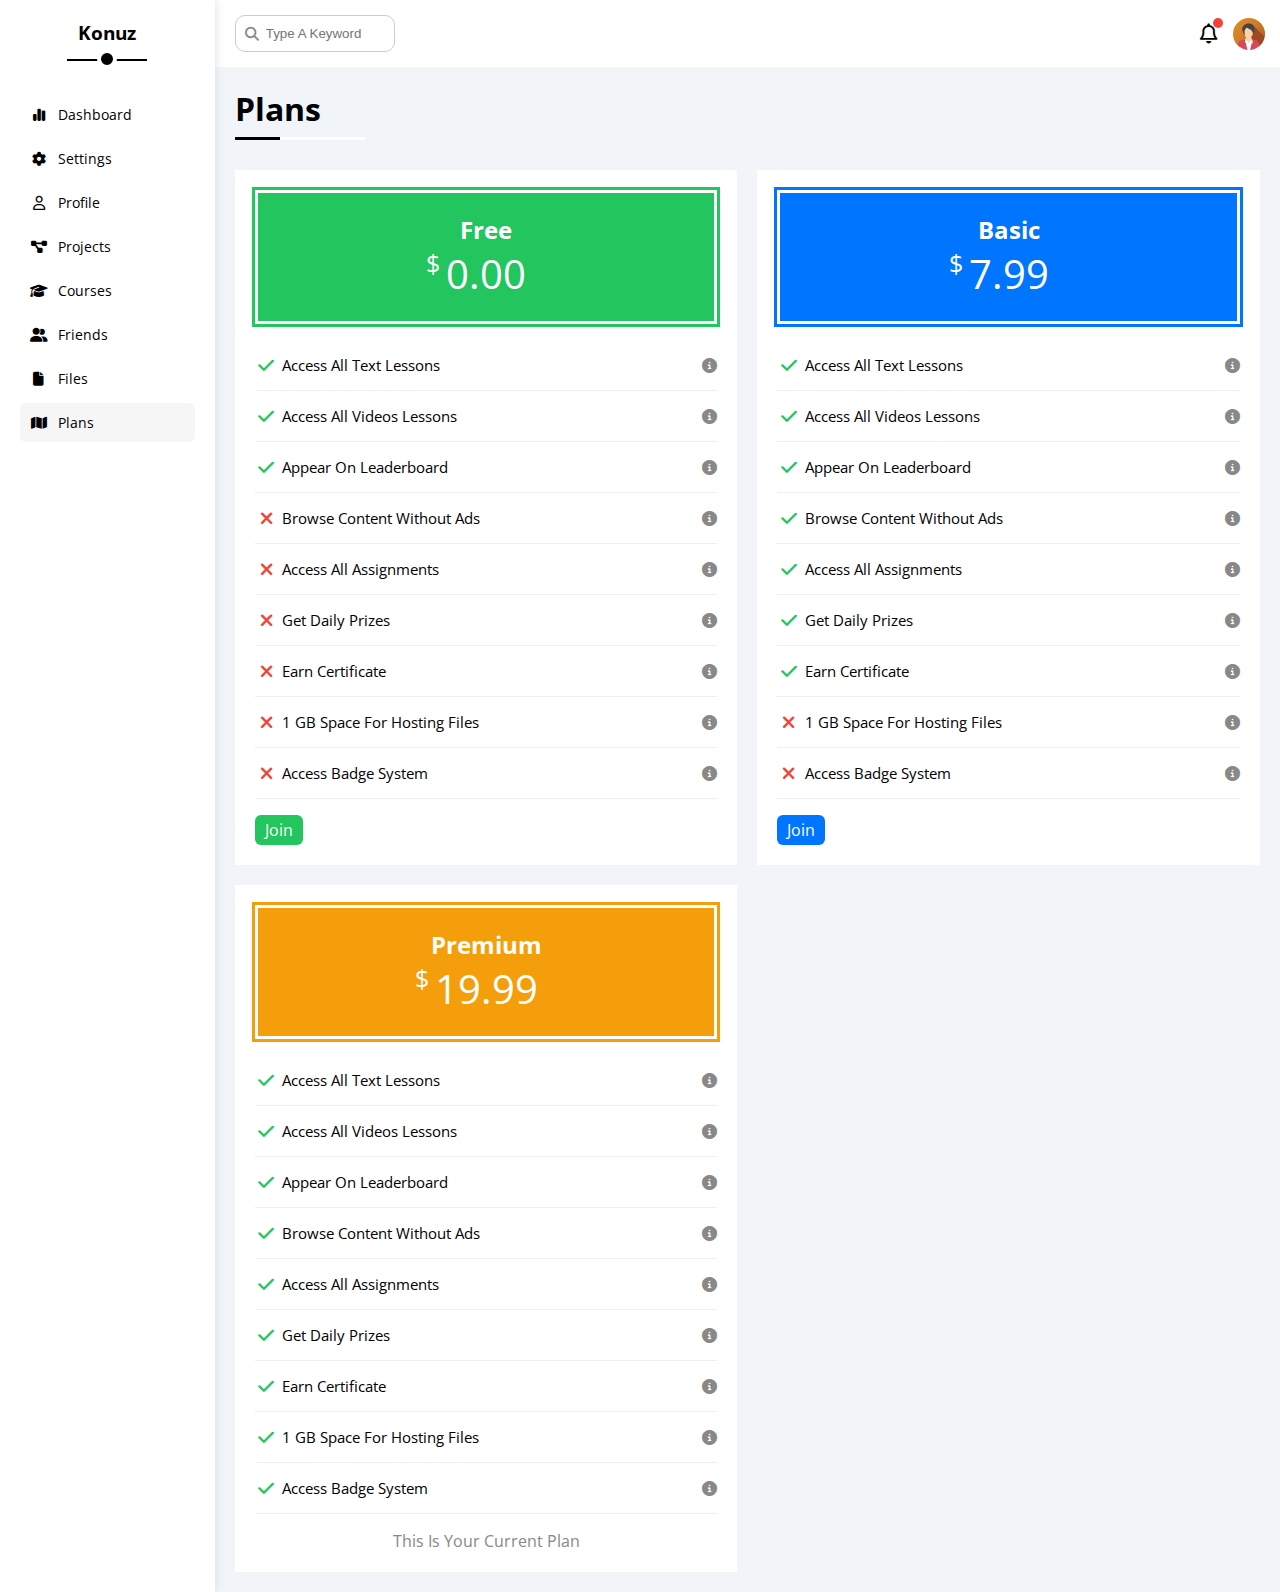
<file: plans.html>
<!DOCTYPE html>
<html lang="en">
<link>
    <meta charset="UTF-8">
    <meta name="viewport" content="width=device-width, initial-scale=1.0">
    <title>Dashboard | Plans</title>
    <link rel="stylesheet" href="./css/framework.css"/>
    <link rel="stylesheet" href="./css/style.css"/>
    <link rel="stylesheet" href="./css/all.min.css"/>
    <link rel="preconnect" href="https://fonts.googleapis.com" />
    <link rel="preconnect" href="https://fonts.gstatic.com" crossorigin />
    <link href="https://fonts.googleapis.com/css2?family=Open+Sans:wght@300;500&#038;display=swap" rel="stylesheet" />

</head>
<body>
    <div class="page d-flex">
        <div class="sidebar bg-white p-20 p-relative">
            <h3 class="p-relative txt-c mt-0">Konuz</h3>
            <ul>
             <li>
                <a class="d-flex align-center fs-14 c-black rad-6 p-10" href="./index.html">
                    <i class="fa-solid fa-chart-simple fa-fw"></i>
                    <span>Dashboard</span>
                </a>
            </li>
            <li>
                <a class="d-flex align-center fs-14 c-black rad-6 p-10" href="./settings.html">
                    <i class="fa-solid fa-gear fa-fw"></i>
                    <span>Settings</span>
                </a>
            </li>
            <li>
                <a class="d-flex align-center fs-14 c-black rad-6 p-10" href="./profile.html">
                    <i class="fa-regular fa-user fa-fw"></i>
                    <span>Profile</span>
                </a>
            </li>
            <li>
                <a class="d-flex align-center fs-14 c-black rad-6 p-10" href="./projects.html">
                    <i class="fa-solid fa-diagram-project fa-fw"></i>
                    <span>Projects</span>
                </a>
            </li>
            <li>
                <a class="d-flex align-center fs-14 c-black rad-6 p-10" href="./courses.html">
                    <i class="fa-solid fa-graduation-cap fa-fw"></i>
                    <span>Courses</span>
                </a>
            </li>
            <li>
                <a class="d-flex align-center fs-14 c-black rad-6 p-10" href="./friends.html">
                    <i class="fa-solid fa-user-group fa-fw"></i>
                    <span>Friends</span>
                </a>
            </li>
            <li>
                <a class="d-flex align-center fs-14 c-black rad-6 p-10" href="./files.html">
                    <i class="fa-solid fa-file fa-fw"></i>
                    <span>Files</span>
                </a>
            </li>
            <li>
                <a class="active d-flex align-center fs-14 c-black rad-6 p-10" href="">
                    <i class="fa-solid fa-map fa-fw"></i>
                    <span>Plans</span>
                </a>
            </li>
            </ul>
        </div>
        <div class="content w-full">
            <!-- Start Head -->
          <div class="head bg-white p-15 between-flex">
            <div class="search p-relative">
                <input class="p-10" type="search" placeholder="Type A Keyword" />
              </div>
            <div class="icons d-flex align-center">
                    <span class="notification p-relative">
                    <i class="fa-regular fa-bell fa-lg"></i></span>
                <img src="./imgs/avatar.png" alt=""/>
            </div>
        </div>
        <!-- End Head -->
        <h1 class="p-relative">Plans</h1>
        <div class="plans-page d-grid m-20 gap-20">
            <div class="plan green bg-white p-20">
              <div class="top bg-green txt-c p-20">
                <h2 class="m-0 c-white">Free</h2>
                <div class="price c-white"><span>$</span>0.00</div>
              </div>
              <ul>
                <li>
                  <i class="fa-solid fa-check fa-fw yes"></i>
                  <span>Access All Text Lessons</span>
                  <i class="fa-solid fa-circle-info help"></i>
                </li>
                <li>
                  <i class="fa-solid fa-check fa-fw yes"></i>
                  <span>Access All Videos Lessons</span>
                  <i class="fa-solid fa-circle-info help"></i>
                </li>
                <li>
                  <i class="fa-solid fa-check fa-fw yes"></i>
                  <span>Appear On Leaderboard</span>
                  <i class="fa-solid fa-circle-info help"></i>
                </li>
                <li>
                  <i class="fa-solid fa-xmark fa-fw"></i>
                  <span>Browse Content Without Ads</span>
                  <i class="fa-solid fa-circle-info help"></i>
                </li>
                <li>
                  <i class="fa-solid fa-xmark fa-fw"></i>
                  <span>Access All Assignments</span>
                  <i class="fa-solid fa-circle-info help"></i>
                </li>
                <li>
                  <i class="fa-solid fa-xmark fa-fw"></i>
                  <span>Get Daily Prizes</span>
                  <i class="fa-solid fa-circle-info help"></i>
                </li>
                <li>
                  <i class="fa-solid fa-xmark fa-fw"></i>
                  <span>Earn Certificate</span>
                  <i class="fa-solid fa-circle-info help"></i>
                </li>
                <li>
                  <i class="fa-solid fa-xmark fa-fw"></i>
                  <span>1 GB Space For Hosting Files</span>
                  <i class="fa-solid fa-circle-info help"></i>
                </li>
                <li>
                  <i class="fa-solid fa-xmark fa-fw"></i>
                  <span>Access Badge System</span>
                  <i class="fa-solid fa-circle-info help"></i>
                </li>
              </ul>
              <a href="#" class="btn-shape bg-green c-white d-block w-fit">Join</a>
            </div>
            <!-- Start Plan -->
            <div class="plan blue bg-white p-20">
              <div class="top bg-blue txt-c p-20">
                <h2 class="m-0 c-white">Basic</h2>
                <div class="price c-white"><span>$</span>7.99</div>
              </div>
              <ul class="list-none p-0">
                <li>
                  <i class="fa-solid fa-check fa-fw yes"></i>
                  <span>Access All Text Lessons</span>
                  <i class="fa-solid fa-circle-info help"></i>
                </li>
                <li>
                  <i class="fa-solid fa-check fa-fw yes"></i>
                  <span>Access All Videos Lessons</span>
                  <i class="fa-solid fa-circle-info help"></i>
                </li>
                <li>
                  <i class="fa-solid fa-check fa-fw yes"></i>
                  <span>Appear On Leaderboard</span>
                  <i class="fa-solid fa-circle-info help"></i>
                </li>
                <li>
                  <i class="fa-solid fa-check fa-fw yes"></i>
                  <span>Browse Content Without Ads</span>
                  <i class="fa-solid fa-circle-info help"></i>
                </li>
                <li>
                  <i class="fa-solid fa-check fa-fw yes"></i>
                  <span>Access All Assignments</span>
                  <i class="fa-solid fa-circle-info help"></i>
                </li>
                <li>
                  <i class="fa-solid fa-check fa-fw yes"></i>
                  <span>Get Daily Prizes</span>
                  <i class="fa-solid fa-circle-info help"></i>
                </li>
                <li>
                  <i class="fa-solid fa-check fa-fw yes"></i>
                  <span>Earn Certificate</span>
                  <i class="fa-solid fa-circle-info help"></i>
                </li>
                <li>
                  <i class="fa-solid fa-xmark fa-fw"></i>
                  <span>1 GB Space For Hosting Files</span>
                  <i class="fa-solid fa-circle-info help"></i>
                </li>
                <li>
                  <i class="fa-solid fa-xmark fa-fw"></i>
                  <span>Access Badge System</span>
                  <i class="fa-solid fa-circle-info help"></i>
                </li>
              </ul>
              <a href="#" class="btn-shape bg-blue c-white d-block w-fit">Join</a>
            </div>
            <!-- End Plan -->
            <!-- Start Plan -->
            <div class="plan orange bg-white p-20">
              <div class="top bg-orange txt-c p-20">
                <h2 class="m-0 c-white">Premium</h2>
                <div class="price c-white"><span>$</span>19.99</div>
              </div>
              <ul class="list-none p-0">
                <li>
                  <i class="fa-solid fa-check fa-fw yes"></i>
                  <span>Access All Text Lessons</span>
                  <i class="fa-solid fa-circle-info help"></i>
                </li>
                <li>
                  <i class="fa-solid fa-check fa-fw yes"></i>
                  <span>Access All Videos Lessons</span>
                  <i class="fa-solid fa-circle-info help"></i>
                </li>
                <li>
                  <i class="fa-solid fa-check fa-fw yes"></i>
                  <span>Appear On Leaderboard</span>
                  <i class="fa-solid fa-circle-info help"></i>
                </li>
                <li>
                  <i class="fa-solid fa-check fa-fw yes"></i>
                  <span>Browse Content Without Ads</span>
                  <i class="fa-solid fa-circle-info help"></i>
                </li>
                <li>
                  <i class="fa-solid fa-check fa-fw yes"></i>
                  <span>Access All Assignments</span>
                  <i class="fa-solid fa-circle-info help"></i>
                </li>
                <li>
                  <i class="fa-solid fa-check fa-fw yes"></i>
                  <span>Get Daily Prizes</span>
                  <i class="fa-solid fa-circle-info help"></i>
                </li>
                <li>
                  <i class="fa-solid fa-check fa-fw yes"></i>
                  <span>Earn Certificate</span>
                  <i class="fa-solid fa-circle-info help"></i>
                </li>
                <li>
                  <i class="fa-solid fa-check fa-fw yes"></i>
                  <span>1 GB Space For Hosting Files</span>
                  <i class="fa-solid fa-circle-info help"></i>
                </li>
                <li>
                  <i class="fa-solid fa-check fa-fw yes"></i>
                  <span>Access Badge System</span>
                  <i class="fa-solid fa-circle-info help"></i>
                </li>
              </ul>
              <p class="c-grey m-0 txt-c">This Is Your Current Plan</p>
            </div>
            <!-- End Plan -->
        </div>
        </div>
    </div>
</body>
</html>
</file>
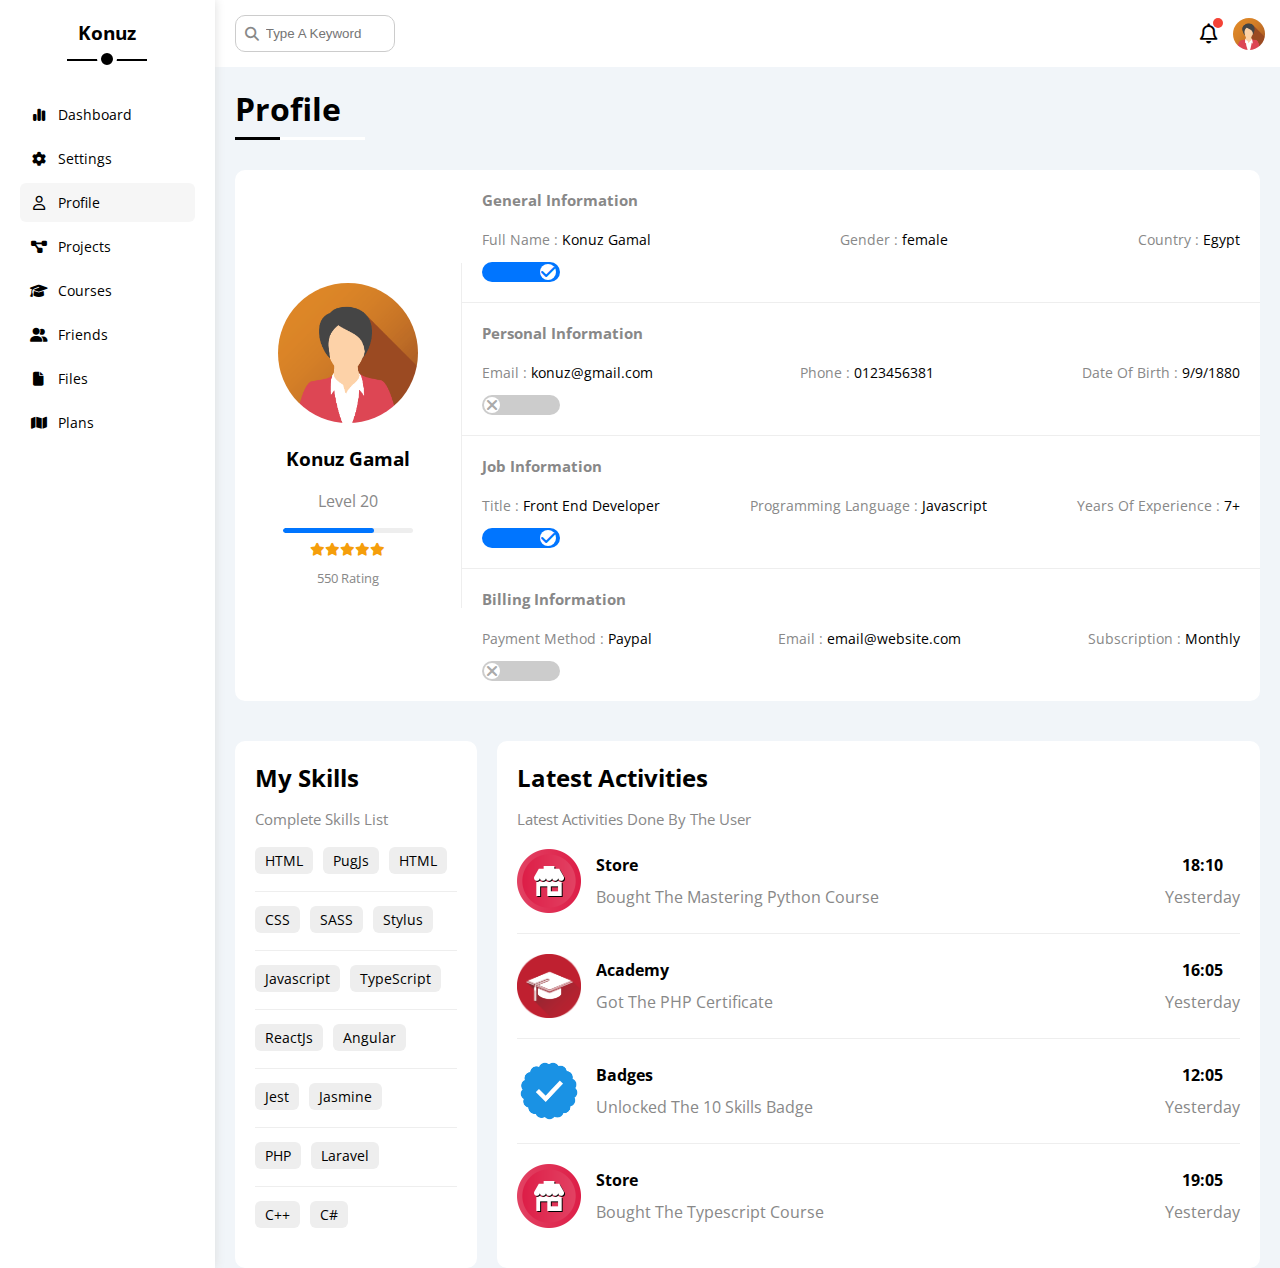
<file: profile.html>
<!DOCTYPE html>
<html lang="en">
<link>
    <meta charset="UTF-8">
    <meta name="viewport" content="width=device-width, initial-scale=1.0">
    <title>Dashboard | profile</title>
    <link rel="stylesheet" href="./css/framework.css"/>
    <link rel="stylesheet" href="./css/style.css"/>
    <link rel="stylesheet" href="./css/all.min.css"/>
    <link rel="preconnect" href="https://fonts.googleapis.com" />
    <link rel="preconnect" href="https://fonts.gstatic.com" crossorigin />
    <link href="https://fonts.googleapis.com/css2?family=Open+Sans:wght@300;500&#038;display=swap" rel="stylesheet" />

</head>
<body>
    <div class="page d-flex">
        <div class="sidebar bg-white p-20 p-relative">
            <h3 class="p-relative txt-c mt-0">Konuz</h3>
            <ul>
             <li>
                <a class="d-flex align-center fs-14 c-black rad-6 p-10" href="./index.html">
                    <i class="fa-solid fa-chart-simple fa-fw"></i>
                    <span>Dashboard</span>
                </a>
            </li>
            <li>
                <a class="d-flex align-center fs-14 c-black rad-6 p-10" href="./settings.html">
                    <i class="fa-solid fa-gear fa-fw"></i>
                    <span>Settings</span>
                </a>
            </li>
            <li>
                <a class="active d-flex align-center fs-14 c-black rad-6 p-10" href="">
                    <i class="fa-regular fa-user fa-fw"></i>
                    <span>Profile</span>
                </a>
            </li>
            <li>
                <a class="d-flex align-center fs-14 c-black rad-6 p-10" href="./projects.html">
                    <i class="fa-solid fa-diagram-project fa-fw"></i>
                    <span>Projects</span>
                </a>
            </li>
            <li>
                <a class="d-flex align-center fs-14 c-black rad-6 p-10" href="./courses.html">
                    <i class="fa-solid fa-graduation-cap fa-fw"></i>
                    <span>Courses</span>
                </a>
            </li>
            <li>
                <a class="d-flex align-center fs-14 c-black rad-6 p-10" href="./friends.html">
                    <i class="fa-solid fa-user-group fa-fw"></i>
                    <span>Friends</span>
                </a>
            </li>
            <li>
                <a class="d-flex align-center fs-14 c-black rad-6 p-10" href="./files.html">
                    <i class="fa-solid fa-file fa-fw"></i>
                    <span>Files</span>
                </a>
            </li>
            <li>
                <a class="d-flex align-center fs-14 c-black rad-6 p-10" href="./plans.html">
                    <i class="fa-solid fa-map fa-fw"></i>
                    <span>Plans</span>
                </a>
            </li>
            </ul>
        </div>
        <div class="content w-full">
            <!-- Start Head -->
          <div class="head bg-white p-15 between-flex">
            <div class="search p-relative">
                <input class="p-10" type="search" placeholder="Type A Keyword" />
              </div>
            <div class="icons d-flex align-center">
                    <span class="notification p-relative">
                    <i class="fa-regular fa-bell fa-lg"></i></span>
                <img src="./imgs/avatar.png" alt=""/>
            </div>
        </div>
        <!-- End Head -->
        <h1 class="p-relative">Profile</h1>
        <!-- /* Start General Information */ -->
        <div class="profile-page m-20">
            <div class="general-info d-flex align-center bg-white rad-10">
            <div class="avatar-box txt-c p-20">
                <img src="./imgs/avatar.png" alt="" class="m-0"/>
                <h3 class="fw-bold">Konuz Gamal</h3>
                <p class="c-grey">Level 20</p>
                <div style="width: 70%" class="level rad-6 bg-eee p-relative">
                    <span></span>
                  </div>
                <div class="center-flex c-orange fs-13 mb-10 mt-10">
                    <i class="fa-solid fa-star"></i>
                    <i class="fa-solid fa-star"></i>
                    <i class="fa-solid fa-star"></i>
                    <i class="fa-solid fa-star"></i>
                    <i class="fa-solid fa-star"></i>
                </div>
                <span class="c-grey fs-13">550 Rating</span>
            </div>
            <div class="info-box w-full">
                <div class="box p-20">
                    <h4 class="txt-c-mobile c-grey fs-15 w-full mt-0">General Information</h4>
                    <ul class="between-flex mb-0 boxs">
                        <li class="fs-14"><span class="c-grey fs-14">Full Name :</span> Konuz Gamal</li>
                        <li class="fs-14"><span class="c-grey">Gender :</span> female</li>
                        <li class="fs-14"><span class="c-grey">Country :</span> Egypt</li>
                    </ul>
                    <label class="label-checbox">
                        <input class="toggle-checkbox" type="checkbox" checked/>
                        <div class="toggle-switch"></div>
                    </label>
                </div>
                <div class="box p-20">
                    <h4 class="txt-c-mobile c-grey fs-15 w-full mt-0">Personal Information</h4>
                    <ul class="between-flex boxs">
                        <li class="fs-14"><span class="c-grey">Email :</span> konuz@gmail.com</li>
                        <li class="fs-14"><span class="c-grey">Phone :</span> 0123456381</li>
                        <li class="fs-14"><span class="c-grey">Date Of Birth :</span> 9/9/1880</li>
                    </ul>
                    <label class="label-checbox">
                        <input class="toggle-checkbox" type="checkbox"/>
                        <div class="toggle-switch"></div>
                    </label>
                </div>
                <div class="box p-20">
                    <h4 class="txt-c-mobile c-grey fs-15 w-full mt-0">Job Information</h4>
                    <ul class="between-flex boxs">
                        <li class="fs-14"><span class="c-grey">Title : </span> Front End Developer</li>
                        <li class="fs-14"><span class="c-grey">Programming Language : </span>Javascript</li>
                        <li class="fs-14"><span class="c-grey">Years Of Experience : </span> 7+</li>
                    </ul>
                    <label class="label-checbox">
                        <input class="toggle-checkbox" type="checkbox" checked/>
                        <div class="toggle-switch"></div>
                    </label>
                </div>
                <div class="box p-20">
                    <h4 class="txt-c-mobile c-grey fs-15 w-full mt-0">Billing Information</h4>
                    <ul class="between-flex boxs">
                        <li class="fs-14"><span class="c-grey">Payment Method : </span>Paypal</li>
                        <li class="fs-14"><span class="c-grey">Email : </span>email@website.com</li>
                        <li class="fs-14"><span class="c-grey">Subscription : </span>Monthly </li>
                    </ul>
                    <label class="label-checbox">
                        <input class="toggle-checkbox" type="checkbox"/>
                        <div class="toggle-switch"></div>
                    </label>
                </div>
            </div>
            </div>
        </div>
        <!-- /* End General Information */ -->
        <!-- /* Start My Skills */ -->
        <div class="other-data d-flex gap-20">
            <div class="skills-cart rad-10 bg-white mt-20 p-20">
                <h2 class="m-0 mb-10">My Skills</h2>
                <p class="c-grey mb-20 fs-15">Complete Skills List</p>
                <ul class="d-flex pb-20">
                    <li><span class="bg-eee btn-shape fs-14 mr-10">HTML</span></li>
                    <li><span class=" bg-eee btn-shape fs-14 mr-10">PugJs</span></li>
                    <li><span class="bg-eee btn-shape fs-14 mr-10">HTML</span></li>
                </ul>
                <ul class="d-flex pb-20">
                    <li><span class="bg-eee btn-shape fs-14 mr-10">CSS</span></li>
                    <li><span class="bg-eee btn-shape fs-14 mr-10">SASS</span></li>
                    <li><span class="bg-eee btn-shape fs-14 mr-10">Stylus</span></li>
                </ul>
                <ul class="d-flex pb-20">
                    <li><span class="bg-eee btn-shape fs-14 mr-10">Javascript</span></li>
                    <li><span class="bg-eee btn-shape fs-14 mr-10">TypeScript</span></li>
                </ul>
                <ul class="d-flex pb-20">
                    <li><span class="bg-eee btn-shape fs-14 mr-10">ReactJs</span></li>
                    <li><span class="bg-eee btn-shape fs-14 mr-10">Angular</span></li>
                </ul>
                <ul class="d-flex pb-20">
                    <li><span class="bg-eee btn-shape fs-14 mr-10">Jest</span></li>
                    <li><span class="bg-eee btn-shape fs-14 mr-10">Jasmine</span></li>
                </ul>
                <ul class="d-flex pb-20">
                    <li><span class="bg-eee btn-shape fs-14 mr-10">PHP</span></li>
                    <li><span class="bg-eee btn-shape fs-14 mr-10">Laravel</span></li>
                </ul>
                <ul class="d-flex">
                    <li><span class="bg-eee btn-shape fs-14 mr-10">C++</span></li>
                    <li><span class="bg-eee btn-shape fs-14 mr-10">C#</span></li>
                </ul>
            </div>
                <div class="activities rad-10 bg-white p-20 mt-20">
                    <h2 class="m-0 mb-10">Latest Activities</h2>
                    <p class="c-grey mb-20 fs-15">Latest Activities Done By The User</p>
                    <div class="activity d-flex align-center pb-20" >
                    <img src="./imgs/activity-01.png" alt=""/>
                    <div class="info txt-c-mobile">
                        <span class="d-block fw-bold mb-10">Store</span>
                        <span class="c-grey">Bought The Mastering Python Course</span>
                    </div>
                    <div class="data">
                        <span class="d-block fw-bold mb-10 txt-c">18:10</span>
                        <span class="c-grey">Yesterday</span>
                    </div>
                </div>
                <div class="activity d-flex align-center pb-20 pt-20" >
                    <img src="./imgs/activity-02.png" alt=""/>
                    <div class="info txt-c-mobile">
                        <span class="d-block fw-bold mb-10">Academy</span>
                        <span class="c-grey">Got The PHP Certificate</span>
                    </div>
                    <div class="data">
                        <span class="d-block fw-bold mb-10 txt-c">16:05</span>
                        <span class="c-grey">Yesterday</span>
                    </div>
                </div>
                <div class="activity d-flex align-center pb-20 pt-20" >
                    <img src="./imgs/activity-03.png" alt=""/>
                    <div class="info txt-c-mobile">
                        <span class="d-block fw-bold mb-10">Badges</span>
                        <span class="c-grey">Unlocked The 10 Skills Badge</span>
                    </div>
                    <div class="data">
                        <span class="d-block fw-bold mb-10 txt-c">12:05</span>
                        <span class="c-grey">Yesterday</span>
                    </div>
                </div>
                <div class="activity d-flex align-center pb-20 pt-20" >
                    <img src="./imgs/activity-01.png" alt=""/>
                    <div class="info txt-c-mobile">
                        <span class="d-block fw-bold mb-10">Store</span>
                        <span class="c-grey">Bought The Typescript Course</span>
                    </div>
                    <div class="data">
                        <span class="d-block fw-bold mb-10 txt-c">19:05</span>
                        <span class="c-grey">Yesterday</span>
                    </div>
                </div>
                </div>
        </div> 
        </div>
        </div>
    </div>
</body>
</html>
</file>
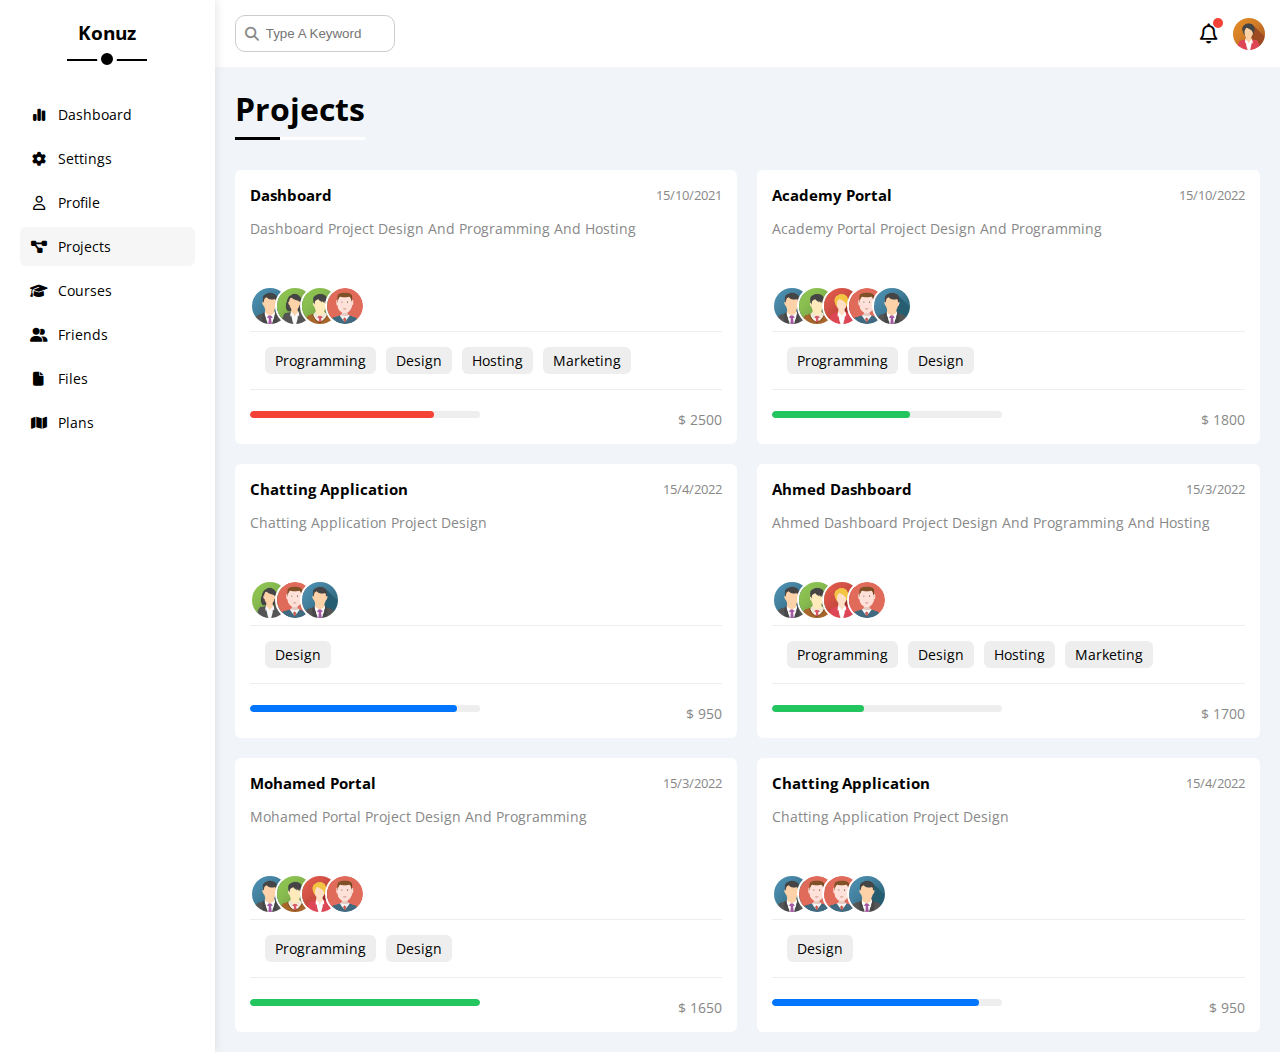
<file: projects.html>
<!DOCTYPE html>
<html lang="en">
<link>
    <meta charset="UTF-8">
    <meta name="viewport" content="width=device-width, initial-scale=1.0">
    <title>Dashboard | Projects</title>
    <link rel="stylesheet" href="./css/framework.css"/>
    <link rel="stylesheet" href="./css/style.css"/>
    <link rel="stylesheet" href="./css/all.min.css"/>
    <link rel="preconnect" href="https://fonts.googleapis.com" />
    <link rel="preconnect" href="https://fonts.gstatic.com" crossorigin />
    <link href="https://fonts.googleapis.com/css2?family=Open+Sans:wght@300;500&#038;display=swap" rel="stylesheet" />

</head>
<body>
    <div class="page d-flex">
        <div class="sidebar bg-white p-20 p-relative">
            <h3 class="p-relative txt-c mt-0">Konuz</h3>
            <ul>
             <li>
                <a class="d-flex align-center fs-14 c-black rad-6 p-10" href="./index.html">
                    <i class="fa-solid fa-chart-simple fa-fw"></i>
                    <span>Dashboard</span>
                </a>
            </li>
            <li>
                <a class="d-flex align-center fs-14 c-black rad-6 p-10" href="./settings.html">
                    <i class="fa-solid fa-gear fa-fw"></i>
                    <span>Settings</span>
                </a>
            </li>
            <li>
                <a class="d-flex align-center fs-14 c-black rad-6 p-10" href="./profile.html">
                    <i class="fa-regular fa-user fa-fw"></i>
                    <span>Profile</span>
                </a>
            </li>
            <li>
                <a class="active d-flex align-center fs-14 c-black rad-6 p-10" href="">
                    <i class="fa-solid fa-diagram-project fa-fw"></i>
                    <span>Projects</span>
                </a>
            </li>
            <li>
                <a class="d-flex align-center fs-14 c-black rad-6 p-10" href="./courses.html">
                    <i class="fa-solid fa-graduation-cap fa-fw"></i>
                    <span>Courses</span>
                </a>
            </li>
            <li>
                <a class="d-flex align-center fs-14 c-black rad-6 p-10" href="./friends.html">
                    <i class="fa-solid fa-user-group fa-fw"></i>
                    <span>Friends</span>
                </a>
            </li>
            <li>
                <a class="d-flex align-center fs-14 c-black rad-6 p-10" href="./files.html">
                    <i class="fa-solid fa-file fa-fw"></i>
                    <span>Files</span>
                </a>
            </li>
            <li>
                <a class="d-flex align-center fs-14 c-black rad-6 p-10" href="./plans.html">
                    <i class="fa-solid fa-map fa-fw"></i>
                    <span>Plans</span>
                </a>
            </li>
            </ul>
        </div>
        <div class="content w-full">
            <!-- Start Head -->
          <div class="head bg-white p-15 between-flex">
            <div class="search p-relative">
                <input class="p-10" type="search" placeholder="Type A Keyword" />
              </div>
            <div class="icons d-flex align-center">
                    <span class="notification p-relative">
                    <i class="fa-regular fa-bell fa-lg"></i></span>
                <img src="./imgs/avatar.png" alt=""/>
            </div>
        </div>
        <!-- End Head -->
        <h1 class="p-relative">Projects</h1>
        <div class="wrapper d-grid gap-20 m-20">
         <div class="project bg-white p-15 rad-6">
          <div class="between-flex">
            <h4 class="fs-15 m-0">Dashboard</h4>
            <span class="c-grey fs-13">15/10/2021</span>
          </div>
          <p class="c-grey fs-14">Dashboard Project Design And Programming And Hosting</p>
        <div class="team p-relative">
            <a>  <img src="imgs/team-01.png" alt="" />
            </a>
            <a>
                <img src="imgs/team-02.png" alt="" />
            </a>
            <a>
                <img src="imgs/team-03.png" alt="" />
            </a>
            <a>
                <img src="imgs/team-04.png" alt="" />
            </a>
        </div>
        <div class="do d-flex p-10" style="flex-wrap: wrap;">
            <span class="bg-eee btn-shape fs-14 m-5">Programming</span>
            <span class=" bg-eee btn-shape fs-14 m-5">Design</span>
            <span class="bg-eee btn-shape fs-14 m-5">Hosting</span>
            <span class="bg-eee btn-shape fs-14 m-5">Marketing</span>
        </div>
        <div class="between-flex pt-20" style="flex-wrap: wrap;">
            <div class="level2 rad-6 bg-eee p-relative mb-10">
                <span class="bg-red" style="width:80%;"></span>
              </div>
            <span class="c-grey fs-14">$ 2500</span>
        </div>
         </div>
         <div class="project bg-white p-15 rad-6">
            <div class="between-flex">
              <h4 class="fs-15 m-0">Academy Portal</h4>
              <span class="c-grey fs-13">15/10/2022</span>
            </div>
            <p class="c-grey fs-14">Academy Portal Project Design And Programming</p>
            <div class="team p-relative">
                <a>  <img src="imgs/team-01.png" alt="" />
                </a>
                <a>
                    <img src="imgs/team-03.png" alt="" />
                </a>
                <a>
                    <img src="imgs/team-05.png" alt="" />
                </a>
                <a>
                    <img src="imgs/team-04.png" alt="" />
                </a>
                <a>
                    <img src="imgs/team-01.png" alt="" />
                </a>
            </div>
          <div class="do d-flex p-10" style="flex-wrap: wrap;">
              <span class="bg-eee btn-shape fs-14 m-5">Programming</span>
              <span class=" bg-eee btn-shape fs-14 m-5">Design</span>
          </div>
          <div class="between-flex pt-20" style="flex-wrap: wrap;">
              <div class="level2 rad-6 bg-eee p-relative mb-10">
                  <span class="bg-green" style="width: 60%;"></span>
                </div>
              <span class="c-grey fs-14">$ 1800</span>
          </div>
           </div>
           <div class="project bg-white p-15 rad-6">
            <div class="between-flex">
              <h4 class="fs-15 m-0">Chatting Application</h4>
              <span class="c-grey fs-13">15/4/2022</span>
            </div>
            <p class="c-grey fs-14">Chatting Application Project Design</p>
            <div class="team p-relative">
                <a>  <img src="imgs/team-02.png" alt="" />
                </a>
                <a>
                    <img src="imgs/team-04.png" alt="" />
                </a>
                <a>
                    <img src="imgs/team-01.png" alt="" />
                </a>
            </div>
          <div class="do d-flex p-10" style="flex-wrap: wrap;">
              <span class=" bg-eee btn-shape fs-14 m-5">Design</span>
          </div>
          <div class="between-flex pt-20" style="flex-wrap: wrap;">
              <div class="level2 rad-6 bg-eee p-relative mb-10">
                  <span class="bg-blue" style="width:90%;"></span>
                </div>
              <span class="c-grey fs-14">$ 950</span>
          </div>
           </div>
           <div class="project bg-white p-15 rad-6">
            <div class="between-flex">
              <h4 class="fs-15 m-0">Ahmed Dashboard</h4>
              <span class="c-grey fs-13">15/3/2022</span>
            </div>
            <p class="c-grey fs-14">Ahmed Dashboard Project Design And Programming And Hosting</p>
            <div class="team p-relative">
                <a>  <img src="imgs/team-01.png" alt="" />
                </a>
                <a>
                    <img src="imgs/team-03.png" alt="" />
                </a>
                <a>
                    <img src="imgs/team-05.png" alt="" />
                </a>
                <a>
                    <img src="imgs/team-04.png" alt="" />
                </a>
            </div>
          <div class="do d-flex p-10" style="flex-wrap: wrap;">
              <span class="bg-eee btn-shape fs-14 m-5">Programming</span>
              <span class=" bg-eee btn-shape fs-14 m-5">Design</span>
              <span class=" bg-eee btn-shape fs-14 m-5">Hosting</span>
              <span class=" bg-eee btn-shape fs-14 m-5">Marketing</span>
          </div>
          <div class="between-flex pt-20" style="flex-wrap: wrap;">
              <div class="level2 rad-6 bg-eee p-relative mb-10">
                  <span class="bg-green" style="width: 40%;"></span>
                </div>
              <span class="c-grey fs-14">$ 1700</span>
          </div>
           </div>
           <div class="project bg-white p-15 rad-6">
            <div class="between-flex">
              <h4 class="fs-15 m-0">Mohamed Portal</h4>
              <span class="c-grey fs-13">15/3/2022</span>
            </div>
            <p class="c-grey fs-14">Mohamed Portal Project Design And Programming</p>
            <div class="team p-relative">
                <a>  <img src="imgs/team-01.png" alt="" />
                </a>
                <a>
                    <img src="imgs/team-03.png" alt="" />
                </a>
                <a>
                    <img src="imgs/team-05.png" alt="" />
                </a>
                <a>
                    <img src="imgs/team-04.png" alt="" />
                </a>
            </div>
          <div class="do d-flex p-10" style="flex-wrap: wrap;">
              <span class="bg-eee btn-shape fs-14 m-5">Programming</span>
              <span class=" bg-eee btn-shape fs-14 m-5">Design</span>
          </div>
          <div class="between-flex pt-20" style="flex-wrap: wrap;">
              <div class="level2 rad-6 bg-eee p-relative mb-10" >
                  <span class="bg-green" style="width: 100%;"></span>
                </div>
              <span class="c-grey fs-14">$ 1650</span>
          </div>
           </div>
           <div class="project bg-white p-15 rad-6">
            <div class="between-flex">
              <h4 class="fs-15 m-0">Chatting Application</h4>
              <span class="c-grey fs-13">15/4/2022</span>
            </div>
            <p class="c-grey fs-14">Chatting Application Project Design</p>
            <div class="team p-relative">
                <a>  <img src="imgs/team-01.png" alt="" />
                </a>
                <a>
                    <img src="imgs/team-04.png" alt="" />
                </a>
                <a>
                    <img src="imgs/team-04.png" alt="" />
                </a>
                <a>
                    <img src="imgs/team-01.png" alt="" />
                </a>
            </div>
          <div class="do d-flex p-10" style="flex-wrap: wrap;">
              <span class=" bg-eee btn-shape fs-14 m-5">Design</span>
          </div>
          <div class="between-flex pt-20" style="flex-wrap: wrap;">
              <div class="level2 rad-6 bg-eee p-relative mb-10">
                  <span class="bg-blue" style="width:90%;"></span>
                </div>
              <span class="c-grey fs-14">$ 950</span>
          </div>
           </div>
        </div>
        </div>
        </div>
    </div>
</body>
</html>
</file>
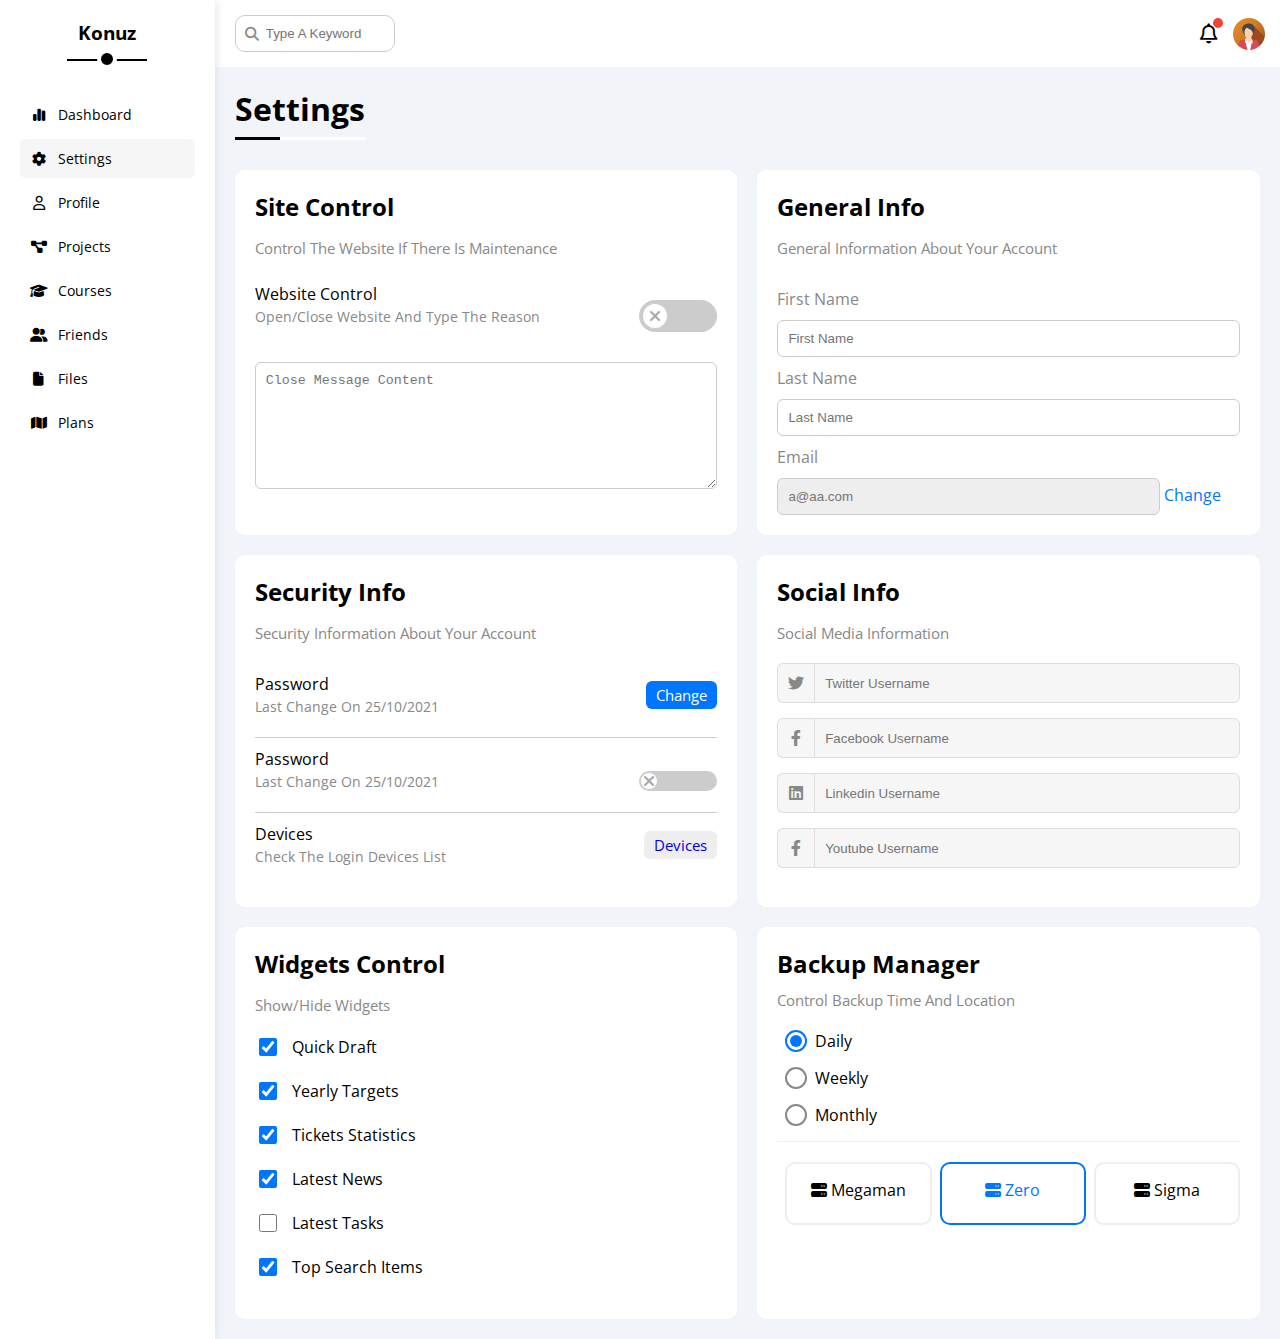
<file: settings.html>
<!DOCTYPE html>
<html lang="en">
<link>
    <meta charset="UTF-8">
    <meta name="viewport" content="width=device-width, initial-scale=1.0">
    <title>Dashboard | settings</title>
    <link rel="stylesheet" href="./css/framework.css"/>
    <link rel="stylesheet" href="./css/style.css"/>
    <link rel="stylesheet" href="./css/all.min.css"/>
    <link rel="preconnect" href="https://fonts.googleapis.com" />
    <link rel="preconnect" href="https://fonts.gstatic.com" crossorigin />
    <link href="https://fonts.googleapis.com/css2?family=Open+Sans:wght@300;500&#038;display=swap" rel="stylesheet" />

</head>
<body>
    <div class="page d-flex">
        <div class="sidebar bg-white p-20 p-relative">
            <h3 class="p-relative txt-c mt-0">Konuz</h3>
            <ul>
             <li>
                <a class="d-flex align-center fs-14 c-black rad-6 p-10" href="./index.html">
                    <i class="fa-solid fa-chart-simple fa-fw"></i>
                    <span>Dashboard</span>
                </a>
            </li>
            <li>
                <a class="active d-flex align-center fs-14 c-black rad-6 p-10" href="">
                    <i class="fa-solid fa-gear fa-fw"></i>
                    <span>Settings</span>
                </a>
            </li>
            <li>
                <a class="d-flex align-center fs-14 c-black rad-6 p-10" href="./profile.html">
                    <i class="fa-regular fa-user fa-fw"></i>
                    <span>Profile</span>
                </a>
            </li>
            <li>
                <a class="d-flex align-center fs-14 c-black rad-6 p-10" href="./projects.html">
                    <i class="fa-solid fa-diagram-project fa-fw"></i>
                    <span>Projects</span>
                </a>
            </li>
            <li>
                <a class="d-flex align-center fs-14 c-black rad-6 p-10" href="./courses.html">
                    <i class="fa-solid fa-graduation-cap fa-fw"></i>
                    <span>Courses</span>
                </a>
            </li>
            <li>
                <a class="d-flex align-center fs-14 c-black rad-6 p-10" href="./friends.html">
                    <i class="fa-solid fa-user-group fa-fw"></i>
                    <span>Friends</span>
                </a>
            </li>
            <li>
                <a class="d-flex align-center fs-14 c-black rad-6 p-10" href="./files.html">
                    <i class="fa-solid fa-file fa-fw"></i>
                    <span>Files</span>
                </a>
            </li>
            <li>
                <a class="d-flex align-center fs-14 c-black rad-6 p-10" href="./plans.html">
                    <i class="fa-solid fa-map fa-fw"></i>
                    <span>Plans</span>
                </a>
            </li>
            </ul>
        </div>
        <div class="content w-full">
            <!-- Start Head -->
          <div class="head bg-white p-15 between-flex">
            <div class="search p-relative">
                <input class="p-10" type="search" placeholder="Type A Keyword" />
              </div>
            <div class="icons d-flex align-center">
                    <span class="notification p-relative">
                    <i class="fa-regular fa-bell fa-lg"></i></span>
                <img src="./imgs/avatar.png" alt=""/>
            </div>
        </div>
        <!-- End Head -->
        <h1 class="p-relative">Settings</h1>
        <div class="setting-pages d-grid gap-20">
         <!-- /* Start Site Control */ -->
         <div class="site-control bg-white rad-10 p-20">
            <h2 class="m-0 mb-5">Site Control</h2>
            <p class="c-grey mb-20 fs-15">Control The Website If There Is Maintenance</p>
            <div class="between-flex mb-10">
                <div>
                    <p class="m-0">Website Control</p>
                    <span class="c-grey fs-14">Open/Close Website And Type The Reason</span>
                </div>
                <label>
                    <input class="toggle-checkbox" type="checkbox"/>
                    <div class="toggle-switch"></div>
                </label>
            </div>
            <textarea rows="7" cols="10" class="rad-6 w-full mt-20 mb-20 p-10 border-ccc" placeholder="Close Message Content"></textarea>
         </div>
           <!-- /* End Site Control */ -->
           <!-- /* Start General Info */ -->
           <div class="general-info bg-white rad-10 p-20">
            <h2 class="m-0 mb-5">General Info</h2>
            <p class="c-grey mb-20 fs-15">General Information About Your Account</p>
            <form class="d-flex">
                <label class="c-grey mb-10 mt-10" for="first">First Name</label>
                <input type="text" class="p-10 rad-6 border-ccc" placeholder="First Name" id="first"/>
                <label class="c-grey mb-10 mt-10" for="last">Last Name</label>
                <input type="text" class="p-10 rad-6 border-ccc" placeholder="Last Name" id="last"/>
                <label class="c-grey mb-10 mt-10" for="email">Email</label>
                <div class="general-input">
                    <input type="text" class="p-10 bg-eee border-ccc rad-6" id="email" placeholder="a@aa.com" readonly/>
                    <a href="" class="c-blue"> Change</a>
                </div>
            </form>
           </div>
           <!-- /* End General Info */ -->
           <!-- /* Start Security Info */ -->
           <div class="general-info bg-white rad-10 p-20">
            <h2 class="m-0 mb-5">Security Info</h2>
            <p class="c-grey mb-20 fs-15">Security Information About Your Account</p>
            <div class="between-flex pt-10 pb-20" style="border-bottom: 1px solid #ccc;">
                <div>
                    <p class="m-0">Password</p>
                    <span class="c-grey fs-14">Last Change On 25/10/2021</span>
                </div>
                <a href="#" class="bg-blue btn-shape fs-15 c-white">Change</a>
            </div>
            <div class="between-flex pt-10 pb-20" style="border-bottom: 1px solid #ccc;">
                <div>
                    <p class="m-0">Password</p>
                    <span class="c-grey fs-14">Last Change On 25/10/2021</span>
                </div>
                <label>
                    <input class="toggle-checkbox" type="checkbox"/>
                    <div class="toggle-switch"></div>
                </label>
            </div>
            <div class="between-flex pt-10 pb-20">
                <div>
                    <p class="m-0">Devices</p>
                    <span class="c-grey fs-14">Check The Login Devices List</span>
                </div>
                <a href="#" class="bg-eee btn-shape fs-15">Devices</a>
            </div>
           </div>
           <!-- /* End Security Info*/ -->
           <!-- /* Start Social Info */ -->
           <div class="social-info bg-white rad-10 p-20">
            <h2 class="m-0 mb-5">Social Info</h2>
            <p class="c-grey mb-20 fs-15">Social Media Information</p>
            <div class="d-flex align-center mb-15 mt-15">
                <i class="fa-brands fa-twitter c-grey"></i>
                <input class="w-full" type="text" placeholder="Twitter Username">
            </div>
            <div class="d-flex align-center mb-15 mt-15">
                <i class="fa-brands fa-facebook-f c-grey"></i>
                <input class="w-full" type="text" placeholder="Facebook Username">
            </div>
            <div class="d-flex align-center mb-15 mt-15">
                <i class="fa-brands fa-linkedin c-grey"></i>
                <input class="w-full" type="text" placeholder="Linkedin Username">
            </div>
            <div class=" d-flex align-center mb-15 mt-15">
                <i class="fa-brands fa-facebook-f c-grey" ></i>
                <input class="w-full" type="text" placeholder="Youtube Username">
            </div>
           </div>
           <!-- /* End Social Info*/ -->
           <!-- /* Start Widgets Control*/ -->
           <div class="widgets-control bg-white rad-10 p-20">
            <h2 class="m-0 mb-5">Widgets Control</h2>
            <p class="c-grey mb-20 fs-15">Show/Hide Widgets</p>
            <div class="d-flex align-center box8">
                <input type="checkbox" id="quick" checked/>
                <label for="quick">Quick Draft</label>
            </div>
            <div class="d-flex align-center box8">
                <input type="checkbox" id="targets" checked/>
                <label for="targets">Yearly Targets</label>
            </div>
            <div class="d-flex align-center box8">
                <input type="checkbox" id="statistics" checked/>
                <label for="statistics">Tickets Statistics</label>
            </div>
            <div class="d-flex align-center box8">
                <input type="checkbox" id="news" checked/>
                <label for="news">Latest News</label>
            </div>
            <div class="d-flex align-center box8">
                <input type="checkbox" id="tasks"/>
                <label for="tasks">Latest Tasks</label>
            </div>
            <div class="d-flex align-center box8">
                <input type="checkbox" id="top" checked/>
                <label for="top">Top Search Items</label>
            </div>
           </div>
           <!-- /* End Widgets Control*/ -->
           <!-- /* Start Backup Manager*/ -->
           <div class="backup-control p-20 bg-white rad-10">
            <h2 class="mt-0 mb-10">Backup Manager</h2>
            <p class="mt-0 mb-20 c-grey fs-15">Control Backup Time And Location</p>
            <div class="date d-flex align-center mb-15">
              <input type="radio" name="time" id="daily" checked="">
              <label for="daily">Daily</label>
            </div>
            <div class="date d-flex align-center mb-15">
              <input type="radio" name="time" id="weekly">
              <label for="weekly">Weekly</label>
            </div>
            <div class="date d-flex align-center mb-15">
              <input type="radio" name="time" id="monthly">
              <label for="monthly">Monthly</label>
            </div>
            <div class="servers d-flex align-center txt-c">
              <input type="radio" name="servers" id="server-one">
              <div class="server mb-15 rad-10 w-full">
                <label class="d-block m-15" for="server-one">
                  <i class="fa-solid fa-server d-block mb-10"></i>
                  Megaman
                </label>
              </div>
              <input type="radio" name="servers" id="server-two" checked="">
              <div class="server mb-15 rad-10 w-full">
                <label class="d-block m-15" for="server-two">
                  <i class="fa-solid fa-server d-block mb-10"></i>
                  Zero
                </label>
              </div>
              <input type="radio" name="servers" id="server-three">
              <div class="server mb-15 rad-10 w-full">
                <label class="d-block m-15" for="server-three">
                  <i class="fa-solid fa-server d-block mb-10"></i>
                  Sigma
                </label>
              </div>
            </div>
          </div>
           <!-- /* End Backup Manager*/ -->
        </div>
        </div>
        </div>
    </div>
</body>
</html>
</file>
<file: css/framework.css>
/* Start Box */
.d-flex {
  display: flex;
}
.f-wrap {
  flex-wrap: wrap;
}
.align-center {
  align-items: center;
}
.space-between {
  justify-content: space-between;
}
.space-evenly {
  justify-content: space-evenly;
}
.d-grid {
  display: grid;
}
.gap-20 {
  gap: 20px;
}
.d-block {
  display: block;
}
/* End  Box */
/* Start Padding + Margin */
.p-5 {
  padding: 5px;
}
.p-10 {
  padding: 10px;
}
.p-15 {
  padding: 15px;
}
.p-20 {
  padding: 20px;
}
.pt-0 {
  padding-top: 0px;
}
.pt-10 {
  padding-top: 10px;
}
.pt-15 {
  padding-top: 15px;
}
.pt-20 {
  padding-top: 20px;
}
.pb-10 {
  padding-bottom: 10px;
}
.pb-15 {
  padding-bottom: 15px;
}
.pb-20 {
  padding-bottom: 20px;
}
.pl-15 {
  padding-left: 15px;
}
.pl-20 {
  padding-left: 20px;
}
.m-0 {
  margin: 0;
}
.m-5{
  margin: 5px;
}
.m-15 {
  margin: 15px;
}
.m-20 {
  margin: 20px;
}
.mt-0 {
  margin-top: 0;
}
.mt-5 {
  margin-top: 5px;
}
.mt-10 {
  margin-top: 10px;
}
.mt-15 {
  margin-top: 15px;
}
.mt-20 {
  margin-top: 20px;
}
.mt-25 {
  margin-top: 25px;
}
.mr-10 {
  margin-right: 10px;
}
.mr-15 {
  margin-right: 15px;
}
.mb-5 {
  margin-bottom: 5px;
}
.mb-10 {
  margin-bottom: 10px;
}
.mb-15 {
  margin-bottom: 15px;
}
.mb-20 {
  margin-bottom: 20px;
}
.mb-25 {
  margin-bottom: 25px;
}
/* End Padding + Margin */
/* Start Color */
.c-black {
  color: black;
}
.c-white {
  color: white;
}
.c-grey {
  color: var(--grey-color);
}
.c-red {
  color: var(--red-color);
}
.c-green {
  color: var(--green-color);
}
.c-blue {
  color: var(--blue-color);
}
.c-orange {
  color: var(--orange-color);
}
.bg-red {
  background-color: var(--red-color);
}
.bg-green {
  background-color: var(--green-color);
}
.bg-blue {
  background-color: var(--blue-color);
}
.bg-orange {
  background-color: var(--orange-color);
}
.bg-white {
  background-color: white;
}
.bg-eee {
  background-color: #eee;
}

/* End Color */
/* Start Position */
.p-relative {
  position: relative;
}
.p-absolute {
  position: absolute;
}
/* End Position */
/* Start Font */
.txt-c {
  text-align: center;
}
.fs-13 {
  font-size: 13px;
}
.fs-14 {
  font-size: 14px;
}
.fs-15 {
  font-size: 15px;
}
.fs-25 {
  font-size: 25px;
}
.fw-bold {
  font-weight: bold;
}
.fa-regular{
  font-weight: 400;
}
@media (max-width: 767px) {
  .txt-c-mobile {
    text-align: center;
  }
  .hide-mobile{
    display: none;
   }
   .block-mobile {
    display: block;
  }
}
/* End Font */
/* Start Border */
.rad-6 {
  border-radius: 6px;
}
.rad-10 {
  border-radius: 10px;
}
.rad-half {
  border-radius: 50%;
}
.b-none {
  border: none;
}
.border-ccc {
  border: 1px solid #ccc;
}
.border-eee {
  border: 1px solid #eee;
}
/* End Border */
/* Start Component */
.center-flex{
  display: flex;
  justify-content: center;
  align-items: center;
}
.between-flex{
  display: flex;
  justify-content: space-between;
  align-items: center;
}
.btn-shape{
  padding: 4px 10px;
  border-radius: 6px;
}
/* End Component */
/* Start width &  height */
.w-full{
  width: 100%;
}
.w-fit{
  width: fit-content;
}
.h-100{
  height: 100px;
}
.w-100{
  width:100px;
}
/* End width &  height */
</file>
<file: css/style.css>
:root {
  --blue-color: #0075ff;
  --blue-alt-color: #0d69d5;
  --orange-color: #f59e0b;
  --green-color: #22c55e;
  --red-color: #f44336;
  --grey-color: #888;
}
* {
  box-sizing: border-box;
}
body {
  font-family: "Open Sans", sans-serif;
  margin: 0;
}
*:focus {
  outline: none;
}
a {
  text-decoration: none;
}
ul {
  list-style: none;
  padding: 0;
}
::-webkit-scrollbar {
  width: 15px;
}
::-webkit-scrollbar-track {
  background-color: white;
}
::-webkit-scrollbar-thumb {
  background-color: var(--blue-color);
}
::-webkit-scrollbar-thumb:hover {
  background-color: var(--blue-alt-color);
}
.page {
  background-color: #f1f5f9;
  min-height: 100vh;
}
/* Start Sidebar */
.sidebar {
  width: 250px;
  box-shadow: 0 0 10px #ddd;
}
.sidebar > h3 {
  margin-bottom: 50px;
}
.sidebar > h3::before,
.sidebar > h3::after {
  content: "";
  background-color: black;
  transform: translateX(-50%);
  position: absolute;
  left: 50%;
}
.sidebar > h3::before {
  width: 80px;
  height: 2px;
  bottom: -16px;
}
.sidebar > h3::after {
  bottom: -24px;
  width: 12px;
  height: 12px;
  border-radius: 50%;
  border: 4px solid white;
}
.sidebar ul li a {
  transition: 0.3s;
  margin-bottom: 5px;
}
.sidebar ul li a:hover,
.sidebar ul li a.active {
  background-color: #f6f6f6;
}
.sidebar ul li a span {
  font-size: 14px;
  margin-left: 10px;
}
@media (max-width: 767px) {
  .sidebar {
    width: 58px;
    padding: 10px;
  }
  .sidebar > h3 {
    font-size: 12px;
    margin-bottom: 15px;
  }
  .sidebar > h3::before,
  .sidebar > h3::after {
    display: none;
  }
  .sidebar ul li a span {
    display: none;
  }
}
/* End Sidebar */
/* Start Content */
.content {
  overflow: hidden;
}
.head .search::before {
  font-family: var(--fa-style-family-classic);
  content: "\f002";
  font-weight: 900;
  position: absolute;
  left: 15px;
  top: 50%;
  transform: translateY(-50%);
  font-size: 14px;
  color: var(--grey-color);
}
.head .search input {
  border: 1px solid #ccc;
  border-radius: 10px;
  margin-left: 5px;
  padding-left: 30px;
  width: 160px;
  transition: width 0.3s;
}
.head .search input:focus {
  width: 200px;
}
.head .search input:focus::placeholder {
  opacity: 0;
}
.head .icons .notification::before {
  content: "";
  position: absolute;
  width: 10px;
  height: 10px;
  background-color: var(--red-color);
  border-radius: 50%;
  right: -5px;
  top: -5px;
}
.head .icons img {
  width: 32px;
  height: 32px;
  margin-left: 15px;
  border-radius: 50%;
}
h1 {
  margin: 20px 20px 40px;
}
h1::before,
h1::after {
  content: "";
  position: absolute;
  left: 0px;
  bottom: -10px;
}
h1::before {
  background-color: white;
  height: 3px;
  width: 130px;
}
h1::after {
  background-color: black;
  height: 3px;
  width: 45px;
}
.wrapper {
  grid-template-columns: repeat(auto-fill, minmax(450px, 1fr));
  margin-left: 20px;
  margin-right: 20px;
  margin-bottom: 20px;
}
@media (max-width: 767px) {
  .wrapper {
    grid-template-columns: minmax(200px, 1fr);
    margin-left: 10px;
    margin-right: 10px;
    gap: 10px;
  }
}
/* End Content */
/* Start Welcome Widget */
.welcome {
  overflow: hidden;
}
.welcome .intro img {
  width: 200px;
  margin-bottom: -10px;
}
.avatar {
  width: 64px;
  height: 64px;
  border: 2px solid white;
  border-radius: 50%;
  padding: 2px;
  box-shadow: 0 0 5px #ddd;
  margin-left: 20px;
  margin-top: -32px;
}
.body {
  border-top: 1px solid #ddd;
  border-bottom: 1px solid #ddd;
}
.visit {
  margin: 0px 15px 15px auto;
  transition: 0.3s;
}
.visit:hover,
.save:hover {
  background-color: var(--blue-alt-color);
}
@media (max-width: 767px) {
  .avatar {
    margin-left: 0px;
  }
}
/* End Welcome Widget */
/* Start Quick Widget */
.quick {
  overflow: hidden;
}
.save {
  margin-left: auto;
  cursor: pointer;
  transition: 0.3s;
}
/* End Quick  Widget */
/* Start Yearly Targets */
.targets .target-row .icon {
  width: 80px;
  height: 80px;
  margin-right: 15px;
}
.targets .details {
  flex: 1;
}
.targets .details .progress {
  height: 4px;
}
.targets .details .progress > span {
  position: absolute;
  left: 0;
  top: 0;
  height: 100%;
}
.targets .details .progress > span span {
  position: absolute;
  bottom: 16px;
  right: -16px;
  color: white;
  padding: 2px 5px;
  border-radius: 6px;
  font-size: 13px;
}
.targets .details .progress > span span::after {
  content: "";
  border-color: transparent;
  border-width: 5px;
  border-style: solid;
  position: absolute;
  bottom: -10px;
  left: 50%;
  transform: translateX(-50%);
}
.targets .details .progress > .blue span::after {
  border-top-color: var(--blue-color);
}
.targets .details .progress > .orange span::after {
  border-top-color: var(--orange-color);
}
.targets .details .progress > .green span::after {
  border-top-color: var(--green-color);
}
.blue .icon,
.blue .progress {
  background-color: rgb(0 117 255 / 20%);
}
.orange .icon,
.orange .progress {
  background-color: rgb(245 158 11 / 20%);
}
.green .icon,
.green .progress {
  background-color: rgb(34 197 94 / 20%);
}
/* End Yearly Targets */
/* Start Tickets Statistics */
.tickets .box {
  border: 1px solid #ccc;
  width: calc(50% - 10px);
}
.tickets .box i {
  font-size: 30px;
}
.tickets .box span {
  display: block;
  margin: -10px;
}
@media (max-width: 767px) {
  .tickets .box {
    flex-basis: 100%;
  }
}
/* End Tickets Statistics */
/* Start Latest News */
.news .news-row:not(:last-of-type) {
  margin-bottom: 20px;
  padding-bottom: 20px;
  border-bottom: 1px solid #ccc;
}
.news .news-row img {
  width: 100px;
  margin-right: 15px;
}
.news .news-row .info {
  flex-grow: 1;
}
.news .news-row .info h3 {
  font-size: 16px;
  margin-top: -5px;
}
.news .news-row .info p {
  margin-top: -10px;
}
@media (max-width: 767px) {
  .news .news-row .info {
    padding-top: 10px;
  }
  .news .news-row .label {
    width: fit-content;
    margin: 10px auto;
  }
}
/* End Latest News */
/* Start Latest Tasks */
.tasks .tasks-row {
  padding-top: 10px;
  padding-bottom: 10px;
  margin-bottom: 10px;
}
.done {
  opacity: 0.3;
}
.done h3,
.done p {
  text-decoration: line-through;
}
.tasks .tasks-row:not(:last-of-type) {
  border-bottom: 1px solid #ccc;
}
.tasks .tasks-row h3 {
  font-size: 16px;
  margin-top: -5px;
  font-weight: bold;
}
.tasks .tasks-row p {
  margin-top: -10px;
}
.tasks .tasks-row i {
  cursor: pointer;
  transition: 0.3s;
}
.tasks .tasks-row i:hover {
  color: var(--red-color);
}
/* End Latest Tasks */
/* Start Latest Uploads */
.uploads-row {
  padding-bottom: 10px;
  margin-bottom: 10px;
}
.uploads-row:not(:last-of-type) {
  border-bottom: 1px solid #eee;
}
.uploads-row img {
  margin-right: 10px;
  width: 40px;
  height: 40px;
}
.uploads-row .info {
  flex-grow: 1;
}
/* End Latest Uploads */
/* Start Last Project Progress */
.last-project li {
  padding-left: 40px;
  margin-top: 30px;
}
.last-project ul::before {
  content: "";
  position: absolute;
  left: 11px;
  width: 2px;
  height: 100%;
  background-color: var(--blue-color);
}
.last-project li::before {
  content: "";
  position: absolute;
  left: -4px;
  background-color: #eee;
  width: 13px;
  height: 13px;
  border-radius: 50%;
  border: 2px solid white;
  outline: 2px solid var(--blue-color);
  margin: 2px;
  display: block;
  padding: 5px;
  margin-right: 15px;
  z-index: 1;
}
.last-project li.done-1::before {
  background-color: var(--blue-color);
}
.last-project li.current::before {
  animation: change-color 0.8s infinite alternate;
}
@keyframes change-color {
  from {
    background-color: var(--blue-color);
  }
  to {
    background-color: white;
  }
}
.launch-icon {
  width: 160px;
  position: absolute;
  right: 0;
  bottom: 0;
  opacity: 0.2;
}
/* End Last Project Progress */
/* Start Reminders */
.reminders-row-1,
.reminders-row-2,
.reminders-row-3,
.reminders-row-4 {
  margin-left: 40px !important;
  padding-left: 15px;
  margin: 20px 0;
}
.reminders-row-1::before,
.reminders-row-2::before,
.reminders-row-3::before,
.reminders-row-4::before {
  content: "";
  position: absolute;
  left: 8px;
  top: 40%;
  width: 18px;
  height: 18px;
  border-radius: 50%;
}
.reminders-row-1::before {
  background-color: var(--blue-color);
}
.reminders .reminders-row-1 {
  border-left: 2px solid var(--blue-color);
}
.reminders-row-2::before {
  background-color: var(--green-color);
}
.reminders .reminders-row-2 {
  border-left: 2px solid var(--green-color);
}
.reminders-row-3::before {
  background-color: var(--orange-color);
}
.reminders .reminders-row-3 {
  border-left: 2px solid var(--orange-color);
}
.reminders-row-4::before {
  background-color: var(--red-color);
}
.reminders .reminders-row-4 {
  border-left: 2px solid var(--red-color);
}
.reminders .reminders-row :nth-child(1) {
  margin-bottom: -8px;
}
/* End Reminders */
/* Start Latest Post */
.latest-post img {
  margin-right: 15px;
  width: 50px;
  height: 50px;
  border-radius: 50%;
}
.latest-post p {
  border-bottom: 1px solid #eee;
  border-top: 1px solid #eee;
  padding: 23px 0px;
  line-height: 1.8;
  text-transform: capitalize;
}
/* End Latest Post */
/* Start Social Media Stats */
.social-media .box {
  padding-right: 6px;
}
.social-media .box div {
  width: 52px;
  height: 52px;
  color: white;
  margin-right: 15px;
  transition: 0.3s;
}
.social-media .box div:hover {
  transform: rotate(5deg);
}
.social-media .box div i {
  font-size: 23px;
}
.social-media .twitter,
.social-media .facebook {
  background-color: rgb(29 161 242 / 20%);
  color: #1da1f2;
}
.social-media .youtube {
  background-color: rgb(255 0 0 / 20%);
  color: #ff0000;
}
.social-media .youtube div,
.social-media .youtube a {
  background-color: var(--red-color);
}
.social-media .facebook div,
.social-media .twitter div {
  background-color: var(--blue-color);
}
.social-media .linkedin {
  background-color: rgb(0 119 181 / 20%);
  color: #0077b5;
}
.social-media .linkedin div {
  background-color: #0077b5;
}
.social-media p {
  flex-grow: 1;
}
/* End Social Media Stats */
/* Start Projects table */
.projects .responsive-table {
  overflow-x: auto;
}
.projects table {
  min-width: 1000px;
  border-spacing: 0;
}
.projects thead td {
  background-color: #eee;
  font-weight: bold;
}
.projects table td {
  padding: 15px;
}
.projects tbody td {
  border-bottom: 1px solid #eee;
  border-left: 1px solid #eee;
  transition: 0.3s;
}
.projects table tbody tr td:last-child {
  border-right: 1px solid #eee;
}
.projects tbody tr:hover td {
  background-color: #faf7f7;
}
.projects table img {
  width: 32px;
  height: 32px;
  border-radius: 50%;
  padding: 2px;
  background-color: white;
}
.projects table img:not(:first-child) {
  margin-left: -20px;
}
.projects table .label {
  font-size: 13px;
}
/* End Projects table */
/* // Start setting-pages // */
.setting-pages {
  grid-template-columns: repeat(auto-fill, minmax(450px, 1fr));
  margin-left: 20px;
  margin-right: 20px;
  margin-bottom: 20px;
}
@media (max-width: 767px) {
  .setting-pages {
    grid-template-columns: minmax(200px, 1fr);
    margin-left: 10px;
    margin-right: 10px;
    gap: 10px;
  }
}
.toggle-checkbox {
  -webkit-appearance: none;
  appearance: none;
}
.toggle-switch {
  background-color: #ccc;
  width: 78px;
  height: 32px;
  border-radius: 16px;
  position: relative;
  transition: 0.3s;
  cursor: pointer;
}
.toggle-switch::before {
  font-family: var(--fa-style-family-classic);
  content: "\f00d";
  font-weight: 900;
  background-color: white;
  width: 24px;
  height: 24px;
  position: absolute;
  border-radius: 50%;
  top: 4px;
  left: 4px;
  display: flex;
  justify-content: center;
  align-items: center;
  color: #aaa;
  transition: 0.3s;
}
.toggle-checkbox:checked + .toggle-switch {
  background-color: var(--blue-color);
}
.toggle-checkbox:checked + .toggle-switch::before {
  content: "\f00c";
  left: 50px;
  color: var(--blue-color);
}
/* Start General Info */
.general-info form {
  flex-direction: column;
}
.general-info label {
  flex-direction: column;
}
.general-input input {
  width: calc(100% - 80px);
}
/* End General Info */
/* Start Social Info */
.social-info i {
  width: 40px;
  height: 40px;
  background-color: #f6f6f6;
  border: 1px solid #ddd;
  border-right: none;
  border-radius: 6px 0 0 6px;
  transition: 0.3s;
  display: flex;
  justify-content: center;
  align-items: center;
}
.social-info input {
  height: 40px;
  background-color: #f6f6f6;
  border: 1px solid #ddd;
  padding-left: 10px;
  border-radius: 0 6px 6px 0;
}
.widgets-control .box8{
  padding-bottom: 10px;
  margin-bottom: 10px;
  cursor: pointer;
}
.widgets-control .box8 input[type="checkbox"]{
 margin-right: 15px;
  width: 18px;
  height: 18px;
}
/* End Social Info */
/* Start Backup Manager*/
.backup-control input[type="radio"] {
  -webkit-appearance: none;
  appearance: none;
}
.backup-control .date label {
  padding-left: 30px;
  cursor: pointer;
  position: relative;
}
.backup-control .date label::before {
  content: "";
  position: absolute;
  top: 50%;
  left: 0;
  margin-top: -11px;
  width: 18px;
  height: 18px;
  border: 2px solid var(--grey-color);
  border-radius: 50%;
}
.backup-control .date label::after {
  content: "";
  position: absolute;
  left: 5px;
  top: 5px;
  width: 12px;
  height: 12px;
  background: var(--blue-color);
  border-radius: 50%;
  transition: 0.3s;
  transform: scale(0);
}
.backup-control .date input[type="radio"]:checked + label::before {
  border-color: var(--blue-color);
}
.backup-control .date input[type="radio"]:checked + label::after {
  transform: scale(1);
}
.backup-control .servers {
  border-top: 1px solid #eee;
  padding-top: 20px;
}
@media (max-width: 767px) {
  .backup-control .servers {
    flex-wrap: wrap;
  }
}
.backup-control .servers .server {
  border: 2px solid #eee;
  position: relative;
}
.backup-control .servers .server label {
  cursor: pointer;
}
.backup-control .servers input[type="radio"]:checked + .server {
  border-color: var(--blue-color);
  color: var(--blue-color);
}
/* End Backup Manager*/
/* // End setting-pages // */
/* // Start profile-pages // */
.profile-page .avatar-box {
  width: 280px;
  border-right: 1px solid #EEE;
}
.profile-page .avatar-box img{
 border-radius: 50%;
 width: 140px;
    height: 140px;
}
.profile-page .box{
 flex-wrap: wrap;
 transition: 0.3s;
}
.profile-page .box:hover{
  background-color: #f9f9f9;
 }
.level{
  height: 5px;
  margin: 0 auto;
  overflow: hidden;
}
.level span::before{
  content: "";
  width: 70%;
  height: 5px;
  background-color: var(--blue-color);
  position: absolute;
  left: 0;
  top: 0;
  border-radius: 6px;
}
.profile-page .box:not(:last-of-type){
  border-bottom: 1px solid #eee;
}
.label-checbox{
  display: block;
  margin-top: -25px;
}
.general-info .toggle-checkbox {
  -webkit-appearance: none;
  appearance: none;
}
.general-info .toggle-switch {
  background-color: #ccc;
  width: 78px;
  height: 20px;
  border-radius: 16px;
  position: relative;
  transition: 0.3s;
  cursor: pointer;
}
.general-info .toggle-switch::before {
  font-family: var(--fa-style-family-classic);
  content: "\f00d";
  font-weight: 700;
  background-color: white;
  width: 16px;
  height: 16px;
  position: absolute;
  border-radius: 50%;
  top: 2px;
  left: 2px;
  display: flex;
  justify-content: center;
  align-items: center;
  color: #aaa;
  transition: 0.3s;
}
.general-info .toggle-checkbox:checked + .toggle-switch {
  background-color: var(--blue-color);
}
.general-info .toggle-checkbox:checked + .toggle-switch::before {
  content: "\f00c";
  left: 58px;
  color: var(--blue-color);
}
@media (max-width: 967px) {
  .boxs{
   flex-wrap: wrap;
  }
  .boxs li{
    padding: 5px;
  }
}
@media (max-width: 767px) {
  .profile-page .avatar-box {
    border-right: none;
  }
  .general-info{
    flex-direction: column;
  }
}
/* Start My Skills */
.other-data{
  margin: 0px 20px;
}
.other-data .activities{
  flex-grow: 1;
}
.other-data .skills-cart ul:not(:last-of-type){
  border-bottom: 1px solid #EEE;
}
@media (max-width: 767px) {
  .other-data{
    flex-direction: column;
  }
}
.activity:not(:last-of-type){
  border-bottom: 1px solid #EEE;
}
.activity > img{
  width: 64px;
  height: 64px;
  margin-right: 15px;
}
.activity .info{
  flex-grow: 1;
}
@media (max-width: 767px) {
  .activity{
     flex-wrap: wrap;
     justify-content: center;
  }
  .activity > img{
    margin-right: 0px;
    margin: 5px 0;
  }
  .activity .data > span{
    margin: 5px 0;
  }
}
/* End My Skills */
/* // End profile-pages // */
/* // Start projects-pages // */
.project .team,
.project .do{
  padding-bottom: 10px;
  border-bottom: 1px solid #EEE;
}
.team{
  padding: 25px 0px;
  min-height: 80px;
}
.team img{
  width: 40px;
  height: 40px;
  border-radius: 50%;
  border: 2px solid white;
}
.team a{
 position: absolute;
 left: 0;
 bottom: 0;
 transition: 0.3s;
}
.team a:nth-child(2){
  left: 25px;
}
.team a:nth-child(3){
  left: 50px;
}
.team a:nth-child(4){
  left: 75px;
}
.team a:nth-child(5){
  left: 100px;
}
.team a:hover{
  z-index: 999;
}
.level2{
  height: 7px;
  overflow: hidden;
  width: 230px;
}
.project .level2 span{
  content: "";
  height:100%;
  position: absolute;
  left: 0;
  top: 0;
  border-radius: 6px;
}
/* // End projects-pages // */
/* // Start Courses-pages // */
.courses-pages{
  grid-template-columns: repeat(auto-fill, minmax(300px, 1fr));
}
@media (max-width: 767px) {
  .courses-pages{
    grid-template-columns: repeat(auto-fill, minmax(260px, 1fr));
  }
}
.courses-pages .course > img{
 width: 100%;
 border-top-left-radius: 6px;
 border-top-right-radius: 6px;
}
.courses-pages .course img:nth-child(2){
 border: 1px solid #EEE;
 position: absolute;
 left: 20px;
 top: 20px;
 border-radius: 50%;
 width: 55px;
}
.courses-pages .info{
  border-top: 1px solid #EEE;
}
.courses-pages .info .title{
  position: absolute;
  top: -10px;
  left: calc(50% - 50px);
}
/* // End Courses-pages // */
/* // Start friends-pages // */
.friends-pages{
  grid-template-columns: repeat(auto-fill, minmax(300px, 1fr));
}
@media (max-width: 767px) {
  .friends-pages{
    grid-template-columns: repeat(auto-fill, minmax(260px, 1fr));
  }
}
.friend .contact i{
 background-color: #eee;
 padding: 10px;
 border-radius: 50%;
 cursor: pointer;
 transition: 0.3s ease-in-out;
 color: #666;
}
.friend .contact i:hover{
  color: white;
  background-color: var(--blue-color);
}
.friend img{
border-radius: 50%;
}
.friend .icons{
  flex-direction: column;
  border-bottom: 1px solid #EEE;
  border-top: 1px solid #EEE;
}
.friend .icons i{
  margin-right: 5px;
}
.friend .info a{
  cursor: pointer;
}
/* // End friends-pages // */
/* // Start files-pages // */
.files-page {
  flex-direction: row-reverse;
  align-items: flex-start;
}
@media (max-width: 767px) {
  .files-page {
    flex-direction: column;
    align-items: normal;
  }
}
.files-page .files-stats {
  min-width: 260px;
}
.files-page .files-stats .icon {
  width: 40px;
  height: 40px;
  margin-right: 10px;
  display: flex;
  justify-content: center;
  align-items: center;
}
.files-page .files-stats .size {
  margin-left: auto;
}
.files-page .files-stats .blue {
  background-color: rgb(0 117 255 / 20%);
}
.files-page .files-stats .green {
  background-color: rgb(34 197 94 / 20%);
}
.files-page .files-stats .red {
  background-color: rgb(244 67 54 / 20%);
}
.files-page .files-stats .orange {
  background-color: rgb(245 158 11 / 20%);
}
.files-page .files-stats .upload {
  margin: 15px auto 0;
  padding: 10px 15px;
  transition: 0.3s;
}
.files-page .files-stats .upload:hover {
  background-color: var(--blue-alt-color);
}
.files-page .files-stats .upload:hover i {
  animation: go-up 0.8s infinite;
}
.files-page .files-content {
  flex: 1;
  grid-template-columns: repeat(auto-fill, minmax(200px, 1fr));
}
.files-page .files-content img {
  width: 64px;
  height: 64px;
  transition: 0.3s;
}
.files-page .files-content .file:hover img {
  transform: rotate(5deg);
}
.files-page .files-content .info {
  border-top: 1px solid #eee;
}
@keyframes go-up {
  0%,
  100% {
    transform: translateY(0);
  }
  50% {
    transform: translateY(-5px);
  }
}
/* // End files-pages  // */
/* // Start Plans-pages  // */
.plans-page {
  grid-template-columns: repeat(auto-fill, minmax(450px, 1fr));
}
@media (max-width: 767px) {
  .plans-page {
    grid-template-columns: minmax(250px, 1fr);
    margin-left: 10px;
    margin-right: 10px;
    gap: 10px;
  }
}
.plans-page .plan .top {
  border: 3px solid white;
  outline: 3px solid transparent;
}
.plans-page .plan.green .top {
  outline-color: var(--green-color);
}
.plans-page .plan.blue .top {
  outline-color: var(--blue-color);
}
.plans-page .plan.orange .top {
  outline-color: var(--orange-color);
}
.plans-page .plan .price {
  position: relative;
  font-size: 40px;
  width: fit-content;
  margin: auto;
}
.plans-page .plan .price span {
  position: absolute;
  left: -20px;
  top: 0;
  font-size: 25px;
}
.plans-page .plan ul li {
  padding: 15px 0;
  display: flex;
  align-items: center;
  font-size: 15px;
  border-bottom: 1px solid #eee;
}
.plans-page .plan ul li .yes {
  color: var(--green-color);
}
.plans-page .plan ul li i:not(.yes, .help) {
  color: var(--red-color);
}
.plans-page .plan ul li i:first-child {
  font-size: 18px;
  margin-right: 5px;
}
.plans-page .plan ul li .help {
  color: var(--grey-color);
  margin-left: auto;
  cursor: pointer;
}
/* // End Plans-pages  // */
</file>
